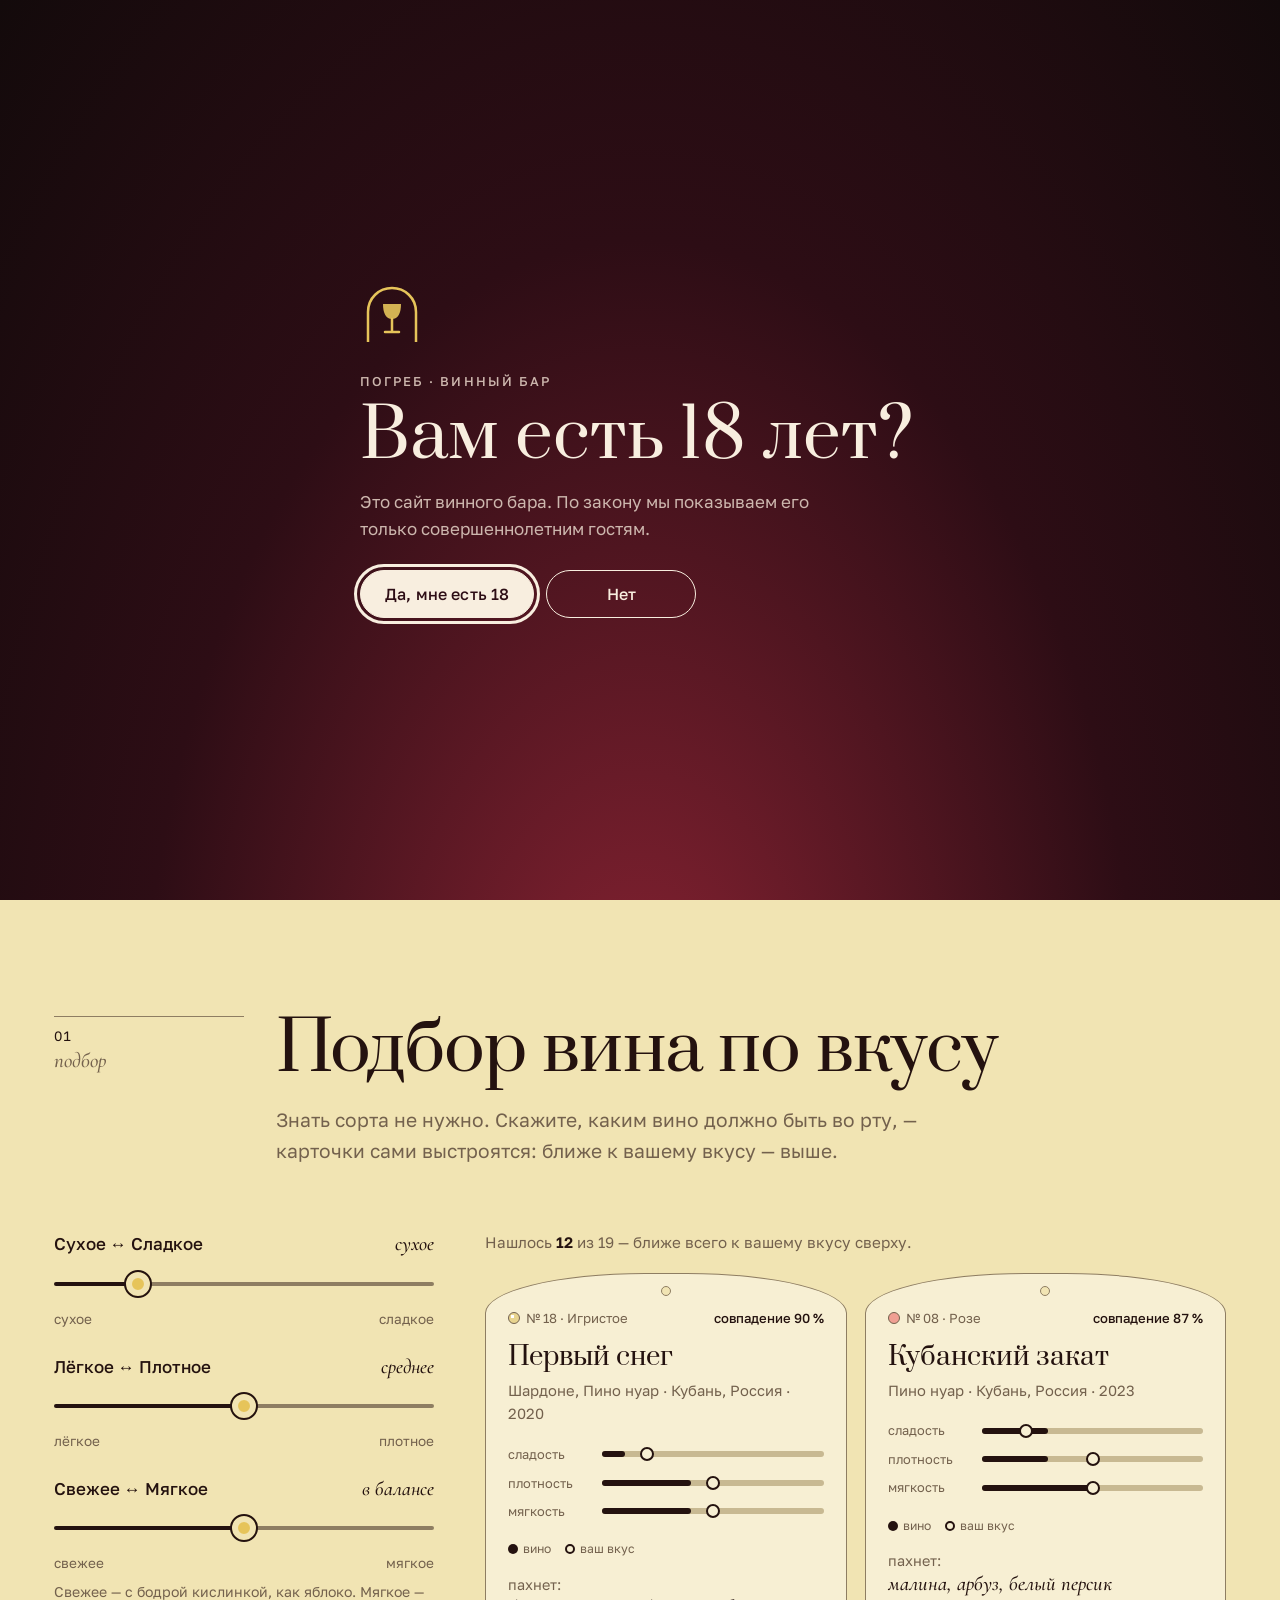
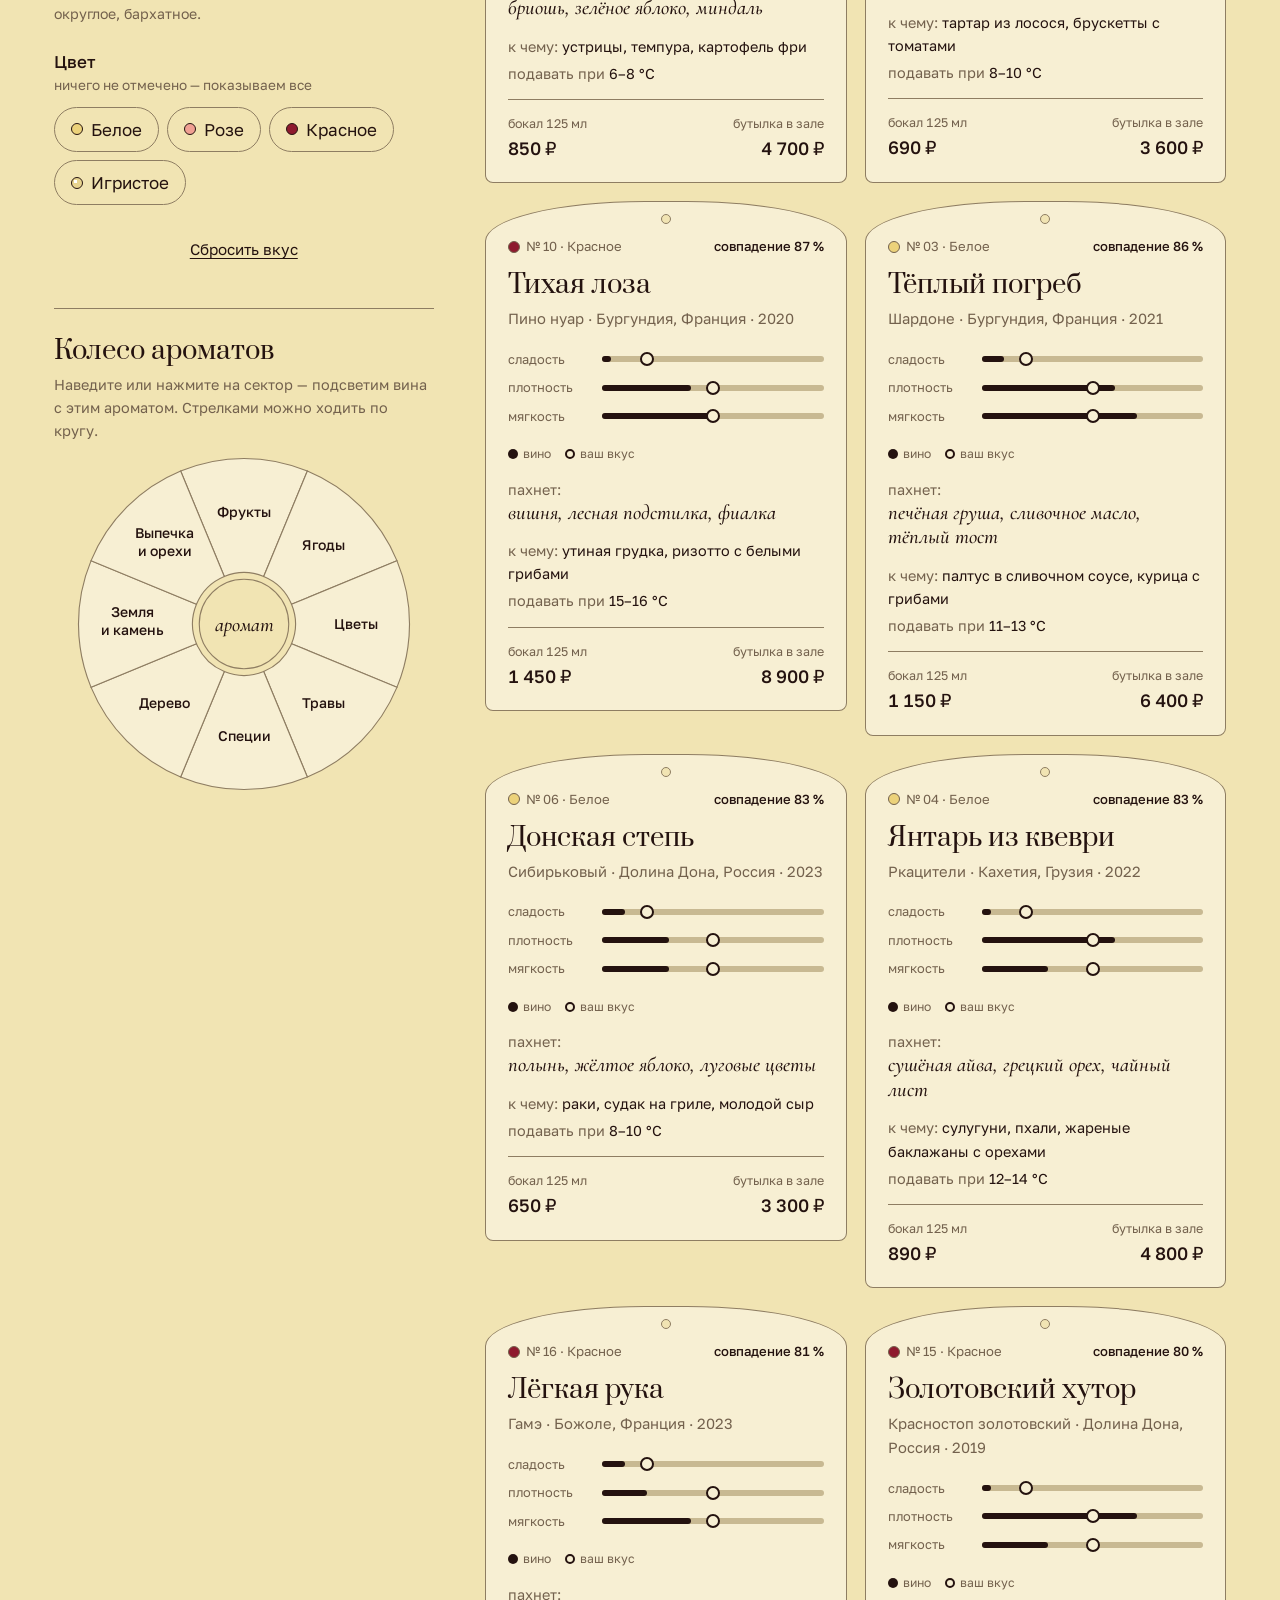
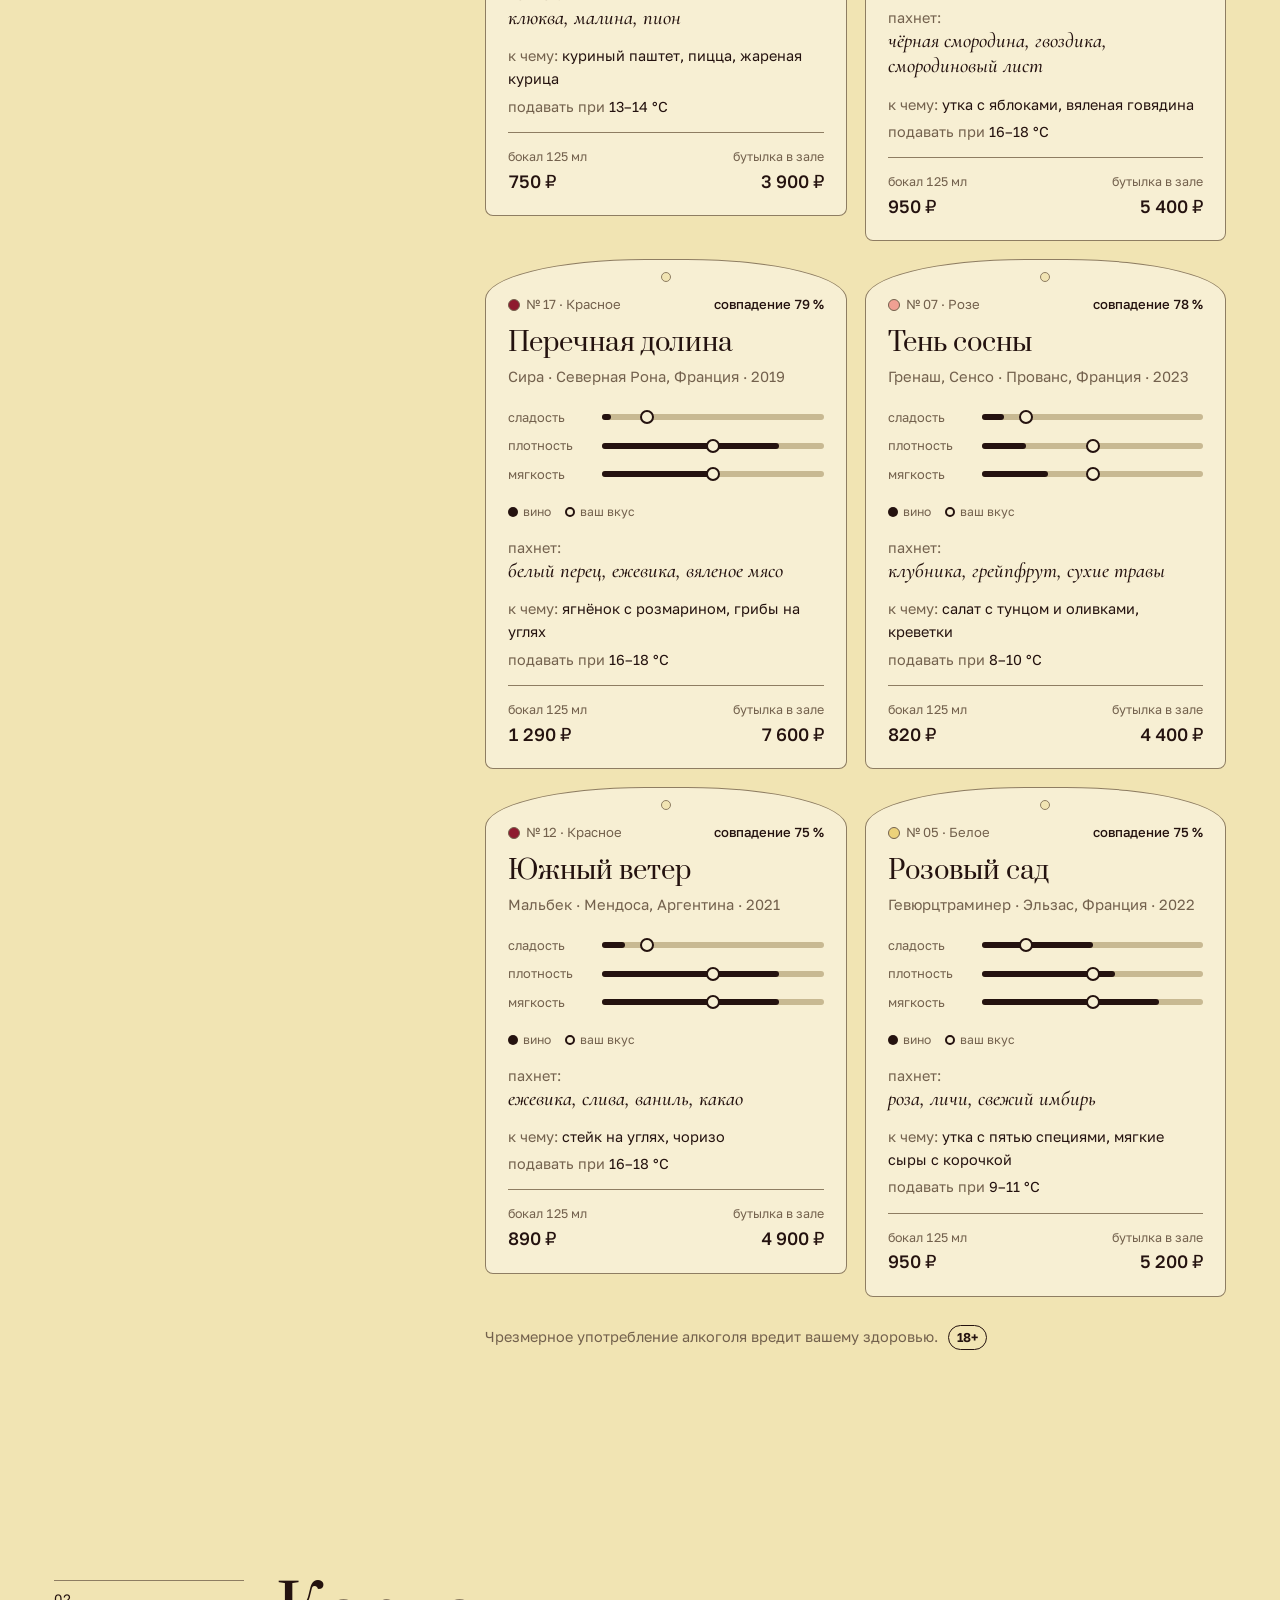
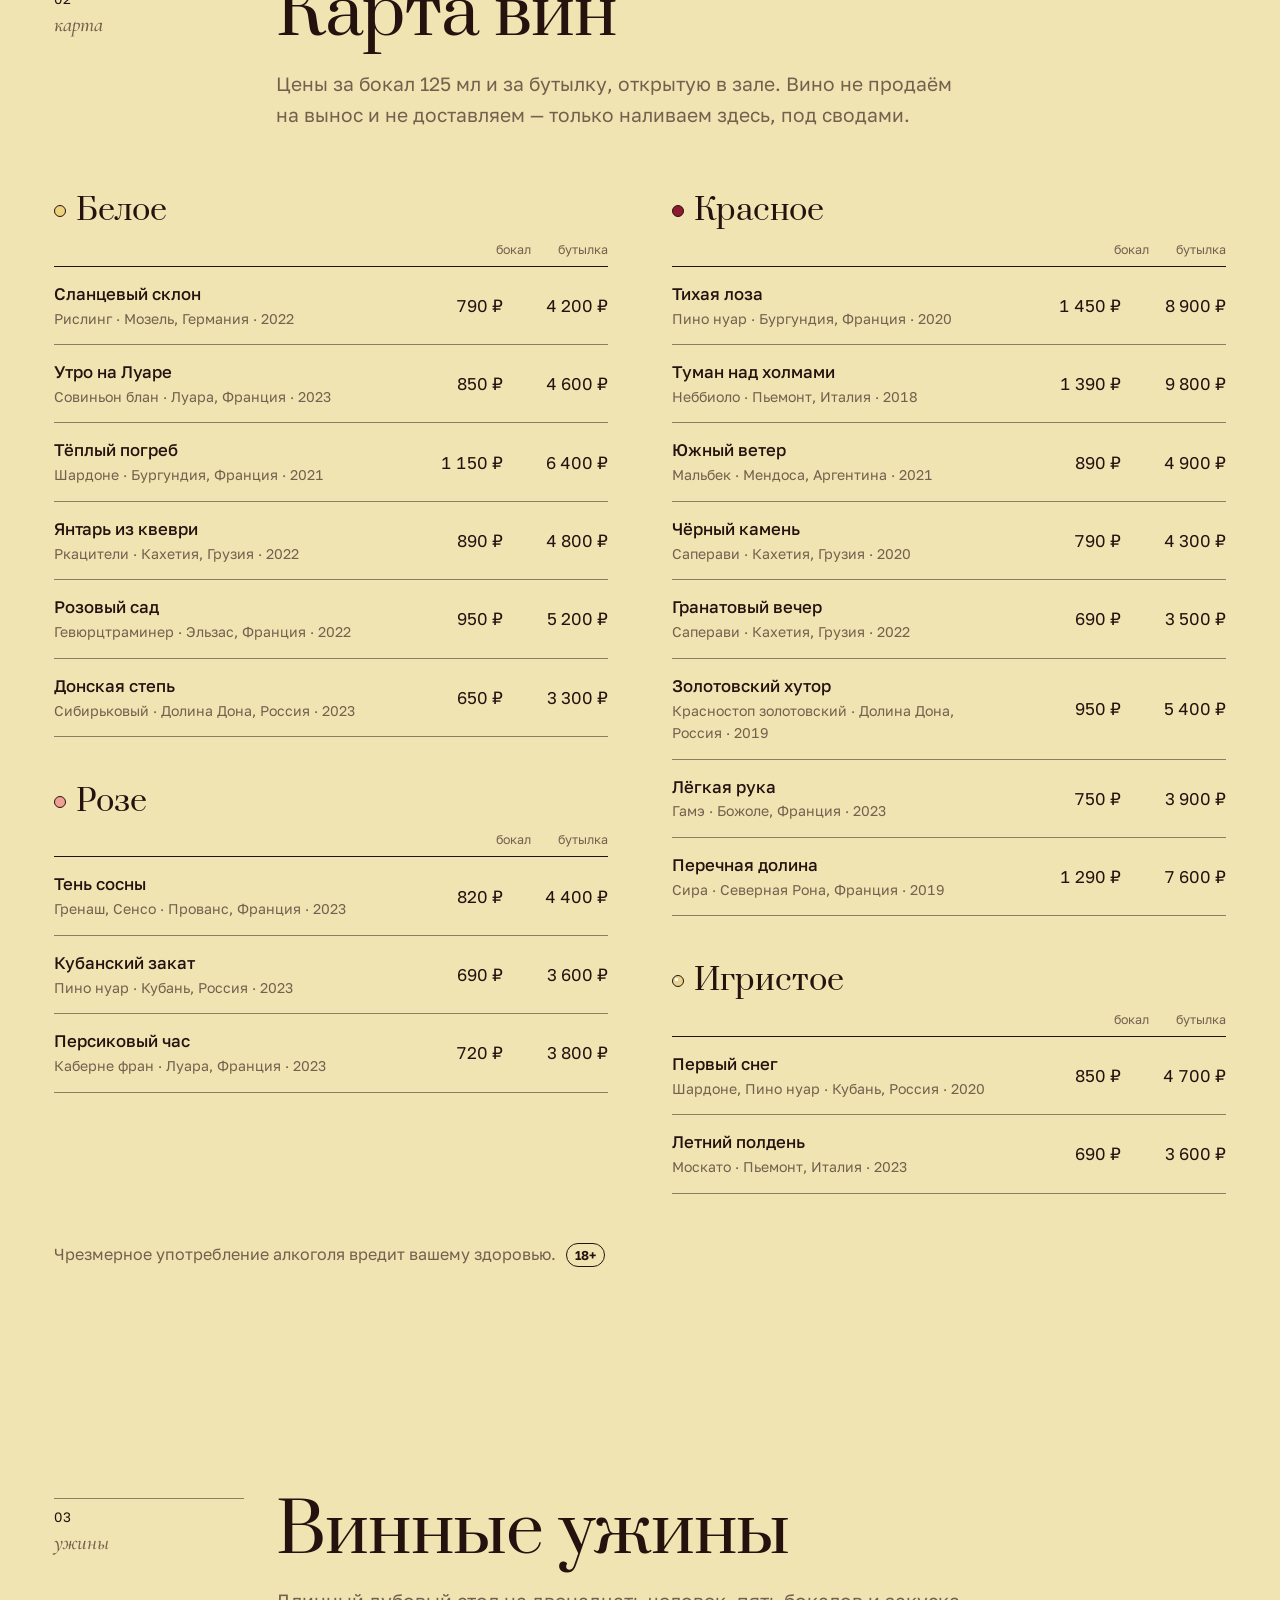
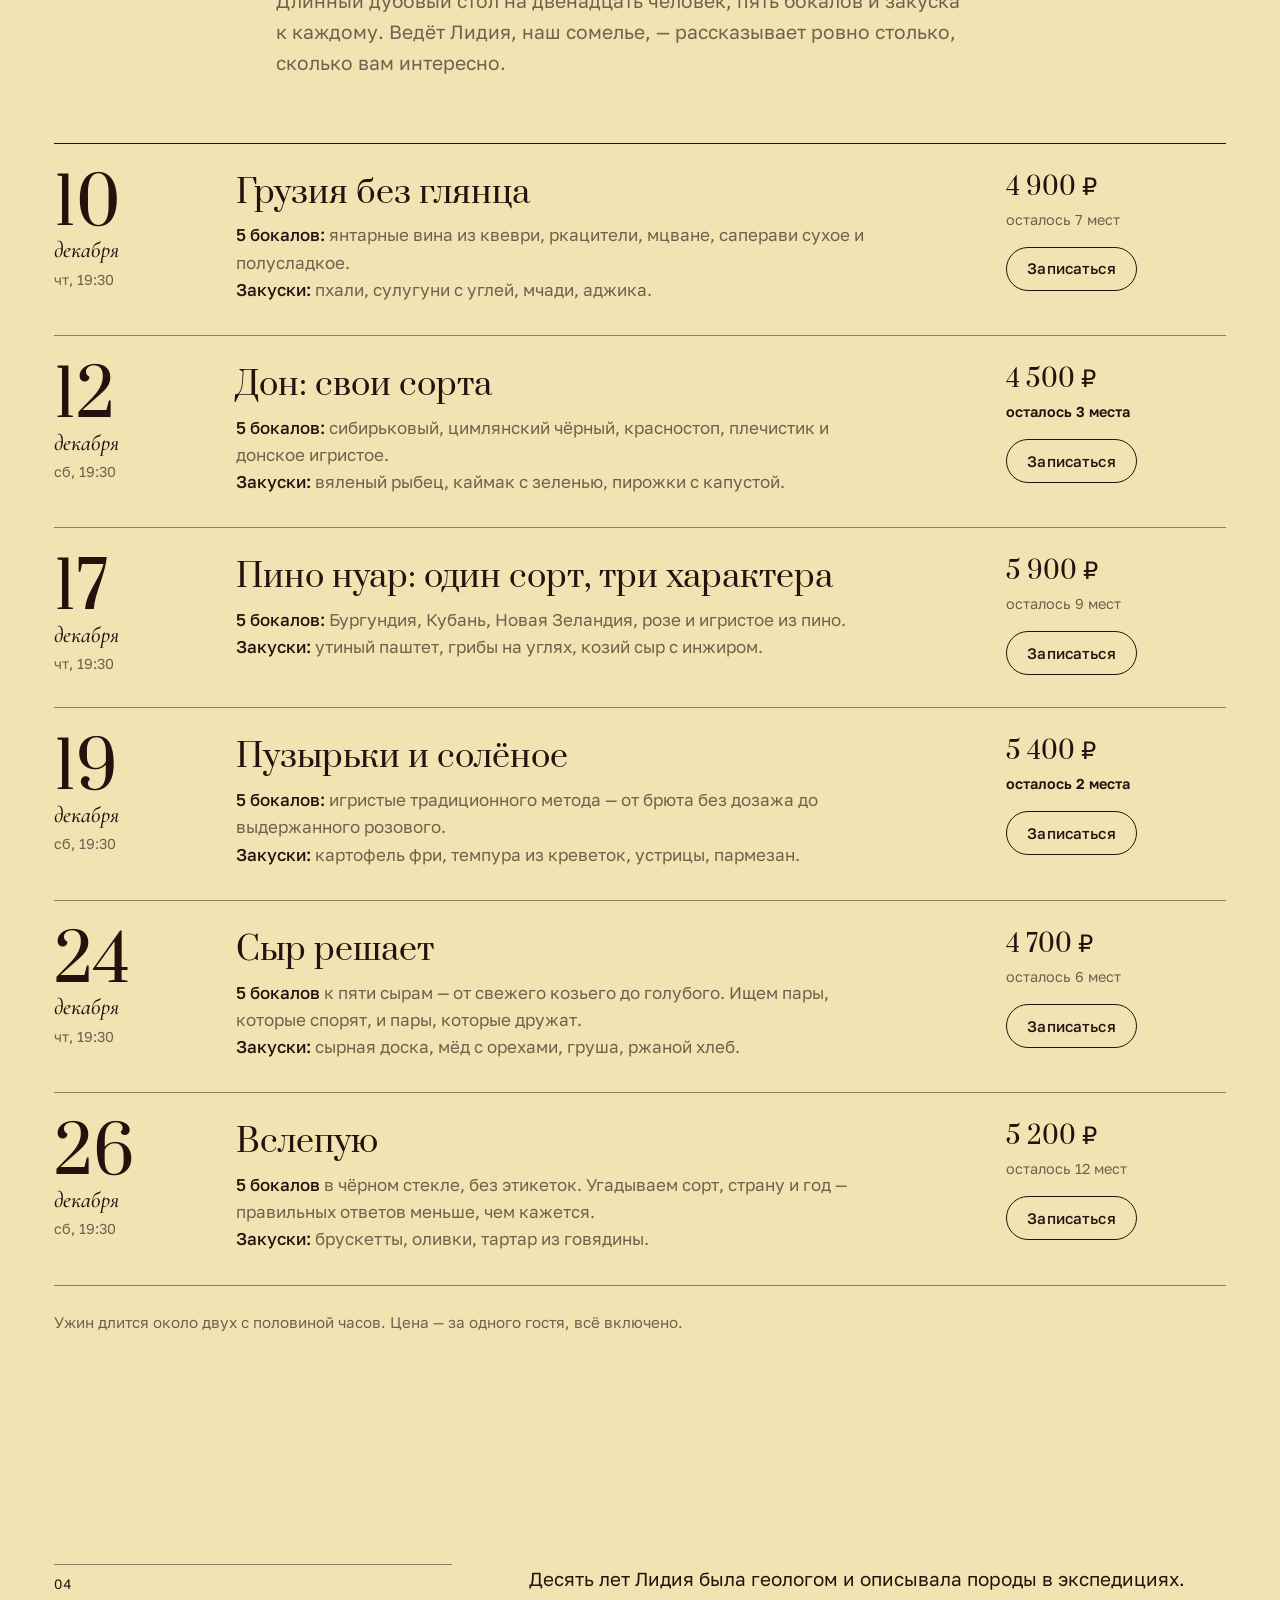
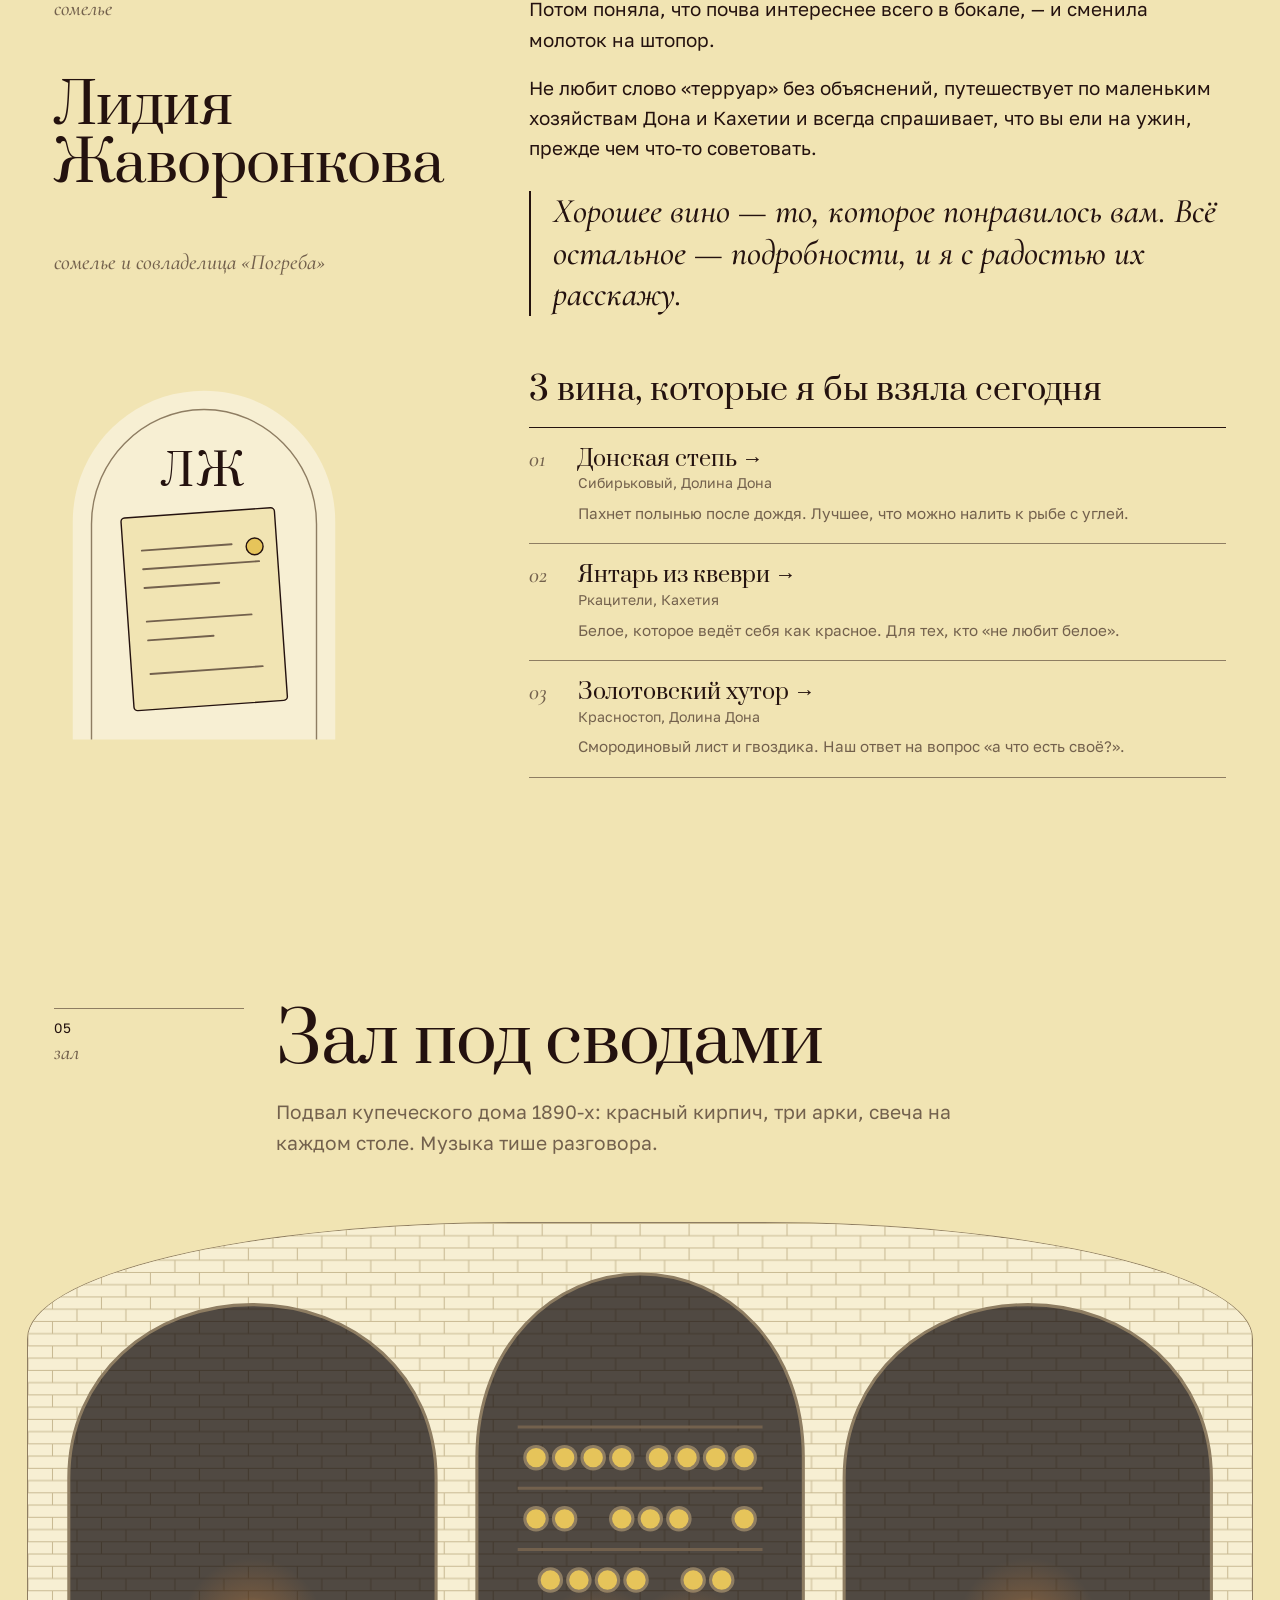
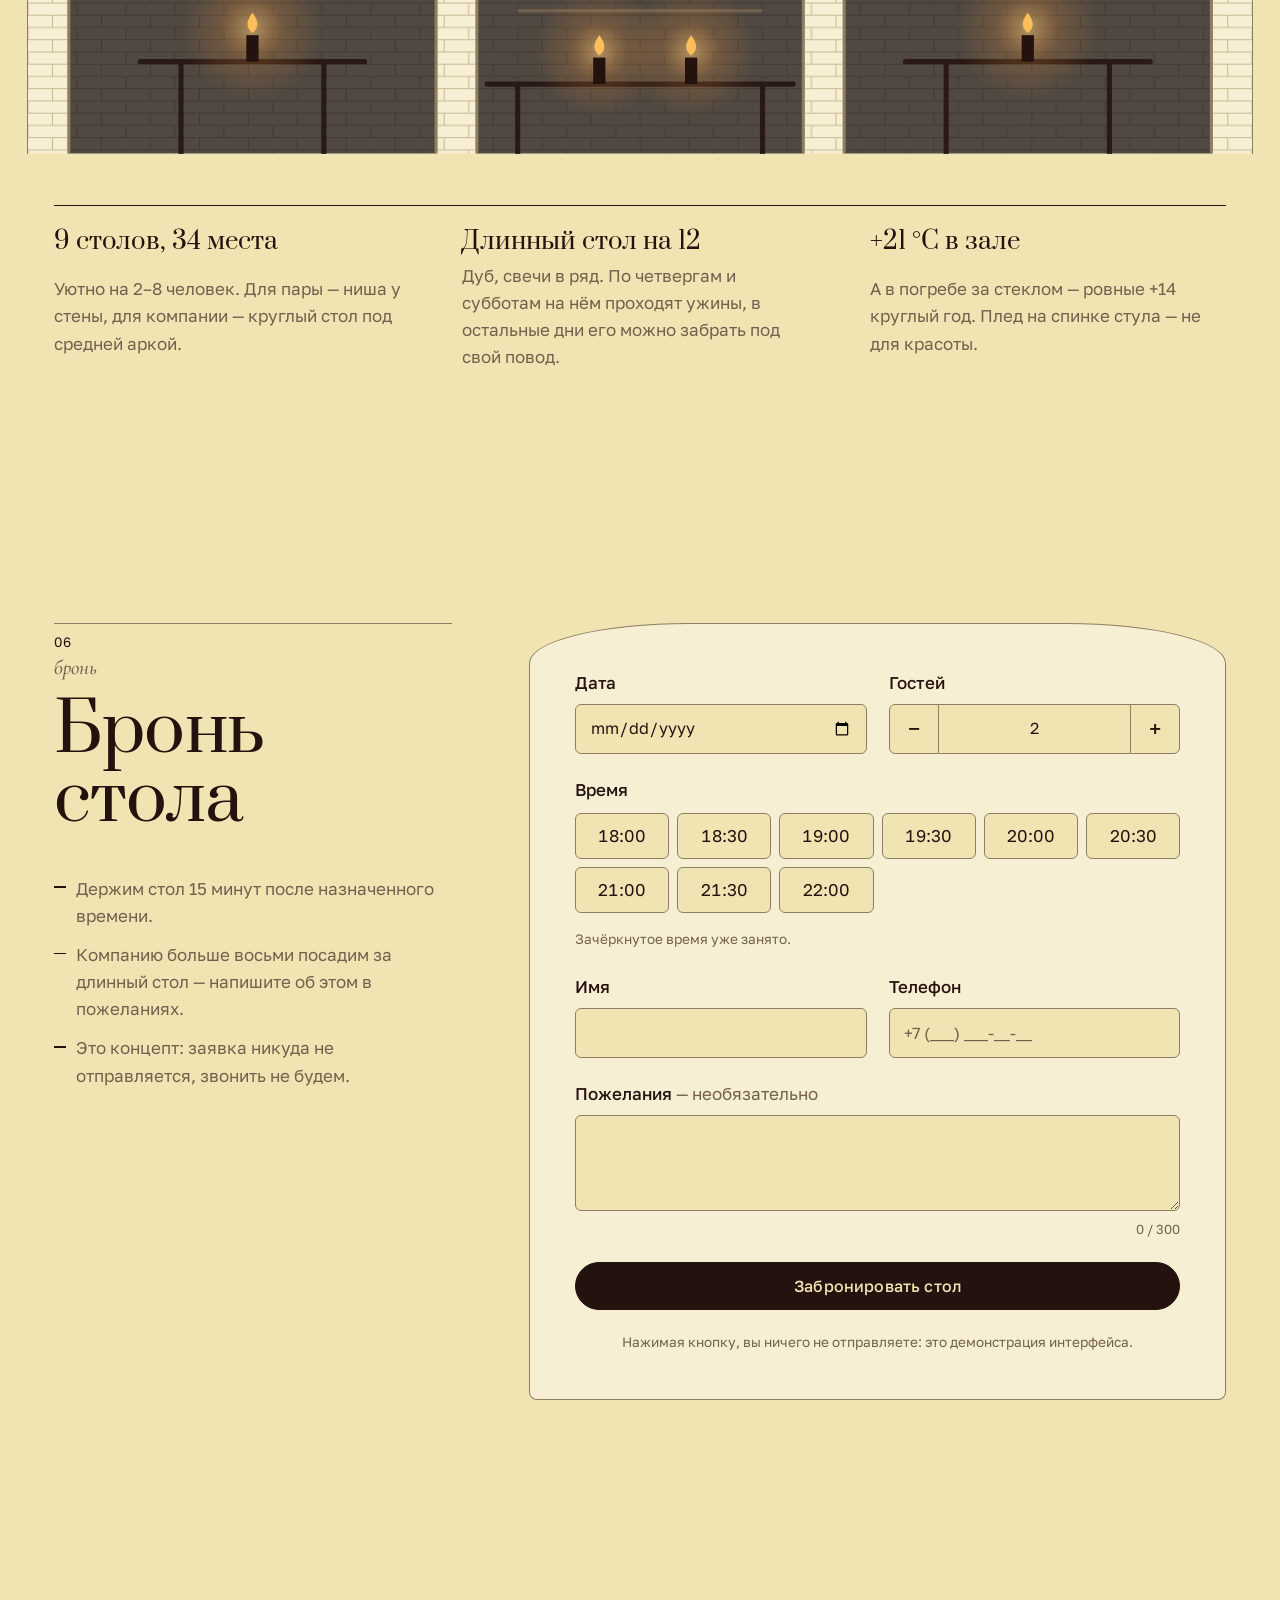
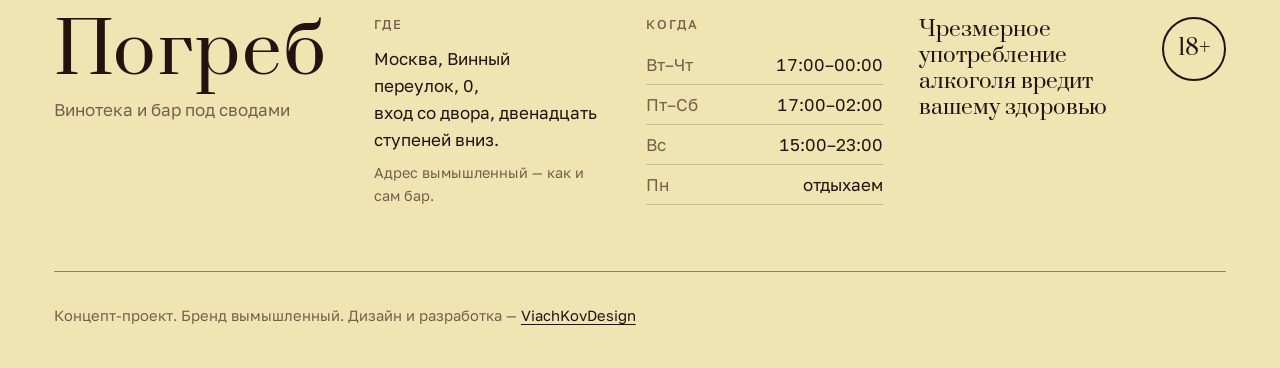
<file: index.html>
<!doctype html>
<html lang="ru">
<head>
<meta charset="utf-8">
<meta name="viewport" content="width=device-width, initial-scale=1">
<title>Погреб — винный бар и винотека в сводчатом подвале · концепт</title>
<meta name="description" content="Вымышленный винный бар в старом сводчатом подвале в Москве. Подбор вина по вкусу тремя ползунками, колесо ароматов, винные ужины и бронь стола. Концепт-проект ViachKovDesign.">
<meta name="theme-color" content="#f1e4b3">
<meta name="color-scheme" content="light dark">
<link rel="icon" href="img/favicon.svg" type="image/svg+xml">
<link rel="icon" href="img/favicon-32.png" sizes="32x32" type="image/png">
<link rel="apple-touch-icon" href="img/apple-touch-icon.png">
<meta property="og:type" content="website">
<meta property="og:locale" content="ru_RU">
<meta property="og:site_name" content="Погреб — концепт">
<meta property="og:title" content="Погреб — вино под ваш вкус, а не под этикетку">
<meta property="og:description" content="Концепт сайта винного бара в сводчатом подвале: подбор вина ползунками, колесо ароматов, винные ужины и бронь стола.">
<meta property="og:image" content="https://viachkovdesign.github.io/pogreb-concept/img/og.png">
<meta property="og:url" content="https://viachkovdesign.github.io/pogreb-concept/">
<meta property="og:image:width" content="1200">
<meta property="og:image:height" content="630">
<meta property="og:image:alt" content="Бокал с вином на тёплом соломенном фоне и надпись «Погреб. Вино под ваш вкус»">
<meta name="twitter:card" content="summary_large_image">
<script>
  (function () {
    var d = document.documentElement, ok = false;
    d.classList.add('js');
    // предзагрузка шрифтов — только по http(s): с file:// браузер блокирует её как кросс-доменную
    if (location.protocol !== 'file:') {
      ['prata-cyrillic-400-normal', 'golos-text-cyrillic-400-normal'].forEach(function (f) {
        var l = document.createElement('link');
        l.rel = 'preload'; l.as = 'font'; l.type = 'font/woff2'; l.crossOrigin = 'anonymous';
        l.href = 'fonts/' + f + '.woff2';
        document.head.appendChild(l);
      });
    }
    try {
      var v = localStorage.getItem('pogreb-age');
      if (v === 'yes') ok = true;
      else if (v && v.indexOf('no:') === 0 && Date.now() - Number(v.slice(3)) < 864e5) d.classList.add('age-denied');
    } catch (e) {}
    if (!ok) d.classList.add('age-pending');
    var reduce = false;
    try { reduce = window.matchMedia('(prefers-reduced-motion: reduce)').matches; } catch (e) {}
    if (!reduce) d.classList.add('flow');
  })();
</script>
<link rel="stylesheet" href="css/style.css">
</head>
<body>
<a class="skip" href="#main">Перейти к содержанию</a>

<!-- Экран 18+ (показывается только с включённым JavaScript) -->
<div class="age" id="age" role="dialog" aria-modal="true" aria-labelledby="age-title" aria-describedby="age-text">
  <div class="age__inner">
    <svg class="age__mark" viewBox="0 0 64 64" aria-hidden="true" focusable="false"><path d="M8 60V30C8 16 19 6 32 6s24 10 24 24v30" fill="none" stroke="currentColor" stroke-width="2.5"/><path d="M23 22h18c0 9-3 15-9 15s-9-6-9-15Z" fill="currentColor" opacity=".9"/><path d="M32 37v12M25 50h14" fill="none" stroke="currentColor" stroke-width="2.5" stroke-linecap="round"/></svg>
    <div class="age__ask">
      <p class="age__brand">Погреб · винный бар</p>
      <h2 class="age__title" id="age-title">Вам есть 18&nbsp;лет?</h2>
      <p class="age__text" id="age-text">Это сайт винного бара. По закону мы показываем его только совершеннолетним гостям.</p>
      <div class="age__actions">
        <button class="btn btn--solid" type="button" data-age="yes">Да, мне есть 18</button>
        <button class="btn btn--ghost" type="button" data-age="no">Нет</button>
      </div>
    </div>
    <div class="age__denied" role="status">
      <h2 class="age__title" tabindex="-1">Тогда до встречи позже</h2>
      <p class="age__text">Спасибо за честность. Вино подождёт — оно умеет. А пока можно почитать про виноград: это просто ягода, и она тоже прекрасна.</p>
      <button class="btn btn--ghost btn--small" type="button" data-age="retry">Я ошибся с ответом</button>
    </div>
  </div>
</div>

<header class="site-header" id="header">
  <div class="site-header__row wrap">
    <a class="logo" href="#top" aria-label="Погреб — на главный экран">
      <svg class="logo__mark" viewBox="0 0 40 48" aria-hidden="true" focusable="false">
        <defs><clipPath id="mini-bowl"><path d="M12.5 15h15c0 8-3 12.5-7.5 12.5S12.5 23 12.5 15Z"/></clipPath></defs>
        <path d="M3 46V20C3 10 10.5 3 20 3s17 7 17 17v26" fill="none" stroke="currentColor" stroke-width="2"/>
        <rect class="logo__wine" id="mini-wine" x="10" y="15" width="20" height="14" clip-path="url(#mini-bowl)"/>
        <path d="M12.5 15h15c0 8-3 12.5-7.5 12.5S12.5 23 12.5 15Z M20 27.5v8 M15.5 36h9" fill="none" stroke="currentColor" stroke-width="1.6" stroke-linecap="round"/>
      </svg>
      <span class="logo__word">Погреб</span>
      <span class="logo__sub">винотека<br>и&nbsp;бар</span>
    </a>
    <nav class="nav" id="nav" aria-label="Основное меню">
      <ul class="nav__list">
        <li><a href="#pick">Подбор вина</a></li>
        <li><a href="#list">Карта</a></li>
        <li><a href="#dinners">Ужины</a></li>
        <li><a href="#somm">Сомелье</a></li>
        <li><a href="#booking">Бронь</a></li>
      </ul>
      <a class="btn btn--solid nav__cta-mobile" href="#booking">Забронировать стол</a>
    </nav>
    <a class="btn btn--solid header-cta" href="#booking">Забронировать стол</a>
    <button class="burger" type="button" aria-expanded="false" aria-controls="nav" aria-label="Открыть меню">
      <span></span><span></span>
    </button>
  </div>
</header>

<main id="main">

  <!-- 3. HERO -->
  <section class="hero" id="top" data-tone="straw" aria-labelledby="hero-title">
    <div class="hero__grid wrap">
      <div class="hero__text">
        <p class="eyebrow">Винотека и бар&nbsp;· подвал 1890-х&nbsp;· Москва</p>
        <h1 class="hero__title" id="hero-title">Вино под ваш вкус, а&nbsp;не под этикетку</h1>
        <p class="hero__lead">Девятнадцать вин по бокалам в сводчатом подвале, на шесть метров ниже улицы. Вы двигаете три ползунка — мы показываем, что налить. Без лекций, если вы их не просите.</p>
        <div class="hero__actions">
          <a class="btn btn--solid" href="#pick">Подобрать вино</a>
          <a class="btn btn--ghost" href="#booking">Забронировать</a>
        </div>
      </div>
      <figure class="hero__glass" aria-hidden="true">
        <svg class="glass" id="glass" viewBox="0 0 300 470" focusable="false">
          <defs>
            <clipPath id="bowl-clip"><path d="M58 28C52 120 56 198 98 246c28 32 76 32 104 0 42-48 46-126 40-218Z"/></clipPath>
            <linearGradient id="wine-grad" x1="0" y1="0" x2="0" y2="1">
              <stop offset="0" class="glass__stop-top"/>
              <stop offset="1" class="glass__stop-bottom"/>
            </linearGradient>
            <radialGradient id="glass-shine" cx=".3" cy=".3" r=".8">
              <stop offset="0" stop-color="#fff" stop-opacity=".55"/>
              <stop offset="1" stop-color="#fff" stop-opacity="0"/>
            </radialGradient>
          </defs>
          <ellipse class="glass__shadow" cx="150" cy="452" rx="96" ry="9"/>
          <g clip-path="url(#bowl-clip)">
            <path id="wine-body" class="glass__wine" d="M40 170 L260 170 L260 300 L40 300Z"/>
            <path id="wine-surface" class="glass__surface" d="M40 170 L260 170"/>
          </g>
          <path class="glass__bowl" d="M58 28C52 120 56 198 98 246c28 32 76 32 104 0 42-48 46-126 40-218Z"/>
          <path class="glass__shine" d="M78 52c-4 60 0 118 26 160" />
          <ellipse class="glass__rim" cx="150" cy="28" rx="92" ry="6"/>
          <path class="glass__stem" d="M146 268c2 40 2 110-4 168h16c-6-58-6-128-4-168"/>
          <path class="glass__foot" d="M74 446c18-10 52-14 76-14s58 4 76 14c-22 6-50 8-76 8s-54-2-76-8Z"/>
        </svg>
        <figcaption class="hero__glass-note">листайте — бокал наполнится<br>от соломенного до гранатового</figcaption>
      </figure>
      <dl class="hero__facts">
        <div><dt>−6&nbsp;м</dt><dd>под уровнем улицы</dd></div>
        <div><dt>+14&nbsp;°C</dt><dd>в погребе круглый год</dd></div>
        <div><dt>19</dt><dd>вин по бокалам</dd></div>
        <div><dt>34</dt><dd>места при свечах</dd></div>
      </dl>
    </div>
  </section>

  <!-- 4. ПОДБОР ВИНА + КОЛЕСО АРОМАТОВ -->
  <section class="section pick" id="pick" data-tone="pale" aria-labelledby="pick-title">
    <div class="wrap">
      <header class="section-head" data-reveal>
        <p class="section-head__num"><span>01</span> подбор</p>
        <div>
          <h2 class="section-head__title" id="pick-title">Подбор вина по&nbsp;вкусу</h2>
          <p class="section-head__lead">Знать сорта не нужно. Скажите, каким вино должно быть во&nbsp;рту, — карточки сами выстроятся: ближе к&nbsp;вашему вкусу — выше.</p>
        </div>
      </header>

      <div class="pick__layout">
        <div class="pick__panel">
          <form class="taste" id="taste" aria-label="Параметры вкуса" onsubmit="return false">
            <div class="taste__row">
              <div class="taste__head">
                <label for="r-sweet">Сухое ↔ Сладкое</label>
                <output id="o-sweet" for="r-sweet">сухое</output>
              </div>
              <input type="range" id="r-sweet" name="sweet" min="0" max="10" step="1" value="2" aria-describedby="h-sweet">
              <div class="taste__ends" aria-hidden="true"><span>сухое</span><span>сладкое</span></div>
              <p class="visually-hidden" id="h-sweet">Сколько сахара вы любите в вине</p>
            </div>
            <div class="taste__row">
              <div class="taste__head">
                <label for="r-body">Лёгкое ↔ Плотное</label>
                <output id="o-body" for="r-body">среднее</output>
              </div>
              <input type="range" id="r-body" name="body" min="0" max="10" step="1" value="5" aria-describedby="h-body">
              <div class="taste__ends" aria-hidden="true"><span>лёгкое</span><span>плотное</span></div>
              <p class="visually-hidden" id="h-body">Насколько насыщенным и тяжёлым должно быть вино</p>
            </div>
            <div class="taste__row">
              <div class="taste__head">
                <label for="r-soft">Свежее ↔ Мягкое</label>
                <output id="o-soft" for="r-soft">в балансе</output>
              </div>
              <input type="range" id="r-soft" name="soft" min="0" max="10" step="1" value="5" aria-describedby="h-soft">
              <div class="taste__ends" aria-hidden="true"><span>свежее</span><span>мягкое</span></div>
              <p class="taste__hint" id="h-soft">Свежее — с бодрой кислинкой, как яблоко. Мягкое — округлое, бархатное.</p>
            </div>
            <fieldset class="chips">
              <legend>Цвет <span class="chips__hint">ничего не отмечено — показываем все</span></legend>
              <label class="chip"><input type="checkbox" name="color" value="white"><span><i class="dot dot--white" aria-hidden="true"></i>Белое</span></label>
              <label class="chip"><input type="checkbox" name="color" value="rose"><span><i class="dot dot--rose" aria-hidden="true"></i>Розе</span></label>
              <label class="chip"><input type="checkbox" name="color" value="red"><span><i class="dot dot--red" aria-hidden="true"></i>Красное</span></label>
              <label class="chip"><input type="checkbox" name="color" value="sparkling"><span><i class="dot dot--sparkling" aria-hidden="true"></i>Игристое</span></label>
            </fieldset>
            <button class="link-btn" type="reset" id="taste-reset">Сбросить вкус</button>
          </form>

          <div class="wheel" id="wheel-block">
            <h3 class="wheel__title">Колесо ароматов</h3>
            <p class="wheel__hint" id="wheel-hint">Наведите или нажмите на сектор — подсветим вина с этим ароматом. Стрелками можно ходить по кругу.</p>
            <div class="wheel__svg" id="wheel" role="group" aria-label="Ароматы" aria-describedby="wheel-hint"></div>
            <p class="wheel__status" id="wheel-status" aria-live="polite"></p>
          </div>
        </div>

        <div class="pick__results">
          <p class="results__count" id="results-count" aria-live="polite">Подбор работает с&nbsp;включённым JavaScript.</p>
          <noscript><p class="results__noscript">Без JavaScript ползунки не двигают карточки — но&nbsp;вся карта вин ниже, в&nbsp;разделе «<a href="#list">Карта</a>».</p></noscript>
          <ul class="cards" id="cards" aria-label="Вина, отсортированные по близости к вашему вкусу"></ul>
          <div class="empty" id="empty" hidden>
            <svg viewBox="0 0 80 80" aria-hidden="true" focusable="false"><path d="M24 12h32c0 20-6 32-16 32S24 32 24 12Z M40 44v20 M30 66h20" fill="none" stroke="currentColor" stroke-width="2" stroke-linecap="round"/></svg>
            <p class="empty__title">Под такой вкус ничего нет — сдвиньте ползунок.</p>
            <p class="empty__text">Или снимите фильтр по цвету: иногда нужное вино просто другого цвета, чем вы думали.</p>
            <button class="btn btn--ghost btn--small" type="button" id="empty-reset">Вернуть как было</button>
          </div>
          <p class="legal-note">Чрезмерное употребление алкоголя вредит вашему здоровью. <b>18+</b></p>
        </div>
      </div>
    </div>
  </section>

  <!-- КАРТА ВИН (статичный список — читается и без JavaScript) -->
  <section class="section winelist" id="list" data-tone="blush" aria-labelledby="list-title">
    <div class="wrap">
      <header class="section-head" data-reveal>
        <p class="section-head__num"><span>02</span> карта</p>
        <div>
          <h2 class="section-head__title" id="list-title">Карта вин</h2>
          <p class="section-head__lead">Цены за бокал 125&nbsp;мл и за бутылку, открытую в зале. Вино не продаём на вынос и не доставляем — только наливаем здесь, под сводами.</p>
        </div>
      </header>
      <div class="winelist__cols">
<!-- WINE-LIST:START -->
        <div class="winelist__group" data-reveal>
          <h3 class="winelist__h"><i class="dot dot--white" aria-hidden="true"></i>Белое</h3>
          <p class="winelist__legend" aria-hidden="true"><span>бокал</span><span>бутылка</span></p>
          <ul class="winelist__items">
            <li class="wl"><span class="wl__name">Сланцевый склон</span><span class="wl__meta">Рислинг · Мозель, Германия · 2022</span><span class="wl__price"><span class="visually-hidden">бокал </span>790 ₽</span><span class="wl__price"><span class="visually-hidden">бутылка в зале </span>4 200 ₽</span></li>
            <li class="wl"><span class="wl__name">Утро на Луаре</span><span class="wl__meta">Совиньон блан · Луара, Франция · 2023</span><span class="wl__price"><span class="visually-hidden">бокал </span>850 ₽</span><span class="wl__price"><span class="visually-hidden">бутылка в зале </span>4 600 ₽</span></li>
            <li class="wl"><span class="wl__name">Тёплый погреб</span><span class="wl__meta">Шардоне · Бургундия, Франция · 2021</span><span class="wl__price"><span class="visually-hidden">бокал </span>1 150 ₽</span><span class="wl__price"><span class="visually-hidden">бутылка в зале </span>6 400 ₽</span></li>
            <li class="wl"><span class="wl__name">Янтарь из квеври</span><span class="wl__meta">Ркацители · Кахетия, Грузия · 2022</span><span class="wl__price"><span class="visually-hidden">бокал </span>890 ₽</span><span class="wl__price"><span class="visually-hidden">бутылка в зале </span>4 800 ₽</span></li>
            <li class="wl"><span class="wl__name">Розовый сад</span><span class="wl__meta">Гевюрцтраминер · Эльзас, Франция · 2022</span><span class="wl__price"><span class="visually-hidden">бокал </span>950 ₽</span><span class="wl__price"><span class="visually-hidden">бутылка в зале </span>5 200 ₽</span></li>
            <li class="wl"><span class="wl__name">Донская степь</span><span class="wl__meta">Сибирьковый · Долина Дона, Россия · 2023</span><span class="wl__price"><span class="visually-hidden">бокал </span>650 ₽</span><span class="wl__price"><span class="visually-hidden">бутылка в зале </span>3 300 ₽</span></li>
          </ul>
        </div>
        <div class="winelist__group" data-reveal>
          <h3 class="winelist__h"><i class="dot dot--rose" aria-hidden="true"></i>Розе</h3>
          <p class="winelist__legend" aria-hidden="true"><span>бокал</span><span>бутылка</span></p>
          <ul class="winelist__items">
            <li class="wl"><span class="wl__name">Тень сосны</span><span class="wl__meta">Гренаш, Сенсо · Прованс, Франция · 2023</span><span class="wl__price"><span class="visually-hidden">бокал </span>820 ₽</span><span class="wl__price"><span class="visually-hidden">бутылка в зале </span>4 400 ₽</span></li>
            <li class="wl"><span class="wl__name">Кубанский закат</span><span class="wl__meta">Пино нуар · Кубань, Россия · 2023</span><span class="wl__price"><span class="visually-hidden">бокал </span>690 ₽</span><span class="wl__price"><span class="visually-hidden">бутылка в зале </span>3 600 ₽</span></li>
            <li class="wl"><span class="wl__name">Персиковый час</span><span class="wl__meta">Каберне фран · Луара, Франция · 2023</span><span class="wl__price"><span class="visually-hidden">бокал </span>720 ₽</span><span class="wl__price"><span class="visually-hidden">бутылка в зале </span>3 800 ₽</span></li>
          </ul>
        </div>
        <div class="winelist__group" data-reveal>
          <h3 class="winelist__h"><i class="dot dot--red" aria-hidden="true"></i>Красное</h3>
          <p class="winelist__legend" aria-hidden="true"><span>бокал</span><span>бутылка</span></p>
          <ul class="winelist__items">
            <li class="wl"><span class="wl__name">Тихая лоза</span><span class="wl__meta">Пино нуар · Бургундия, Франция · 2020</span><span class="wl__price"><span class="visually-hidden">бокал </span>1 450 ₽</span><span class="wl__price"><span class="visually-hidden">бутылка в зале </span>8 900 ₽</span></li>
            <li class="wl"><span class="wl__name">Туман над холмами</span><span class="wl__meta">Неббиоло · Пьемонт, Италия · 2018</span><span class="wl__price"><span class="visually-hidden">бокал </span>1 390 ₽</span><span class="wl__price"><span class="visually-hidden">бутылка в зале </span>9 800 ₽</span></li>
            <li class="wl"><span class="wl__name">Южный ветер</span><span class="wl__meta">Мальбек · Мендоса, Аргентина · 2021</span><span class="wl__price"><span class="visually-hidden">бокал </span>890 ₽</span><span class="wl__price"><span class="visually-hidden">бутылка в зале </span>4 900 ₽</span></li>
            <li class="wl"><span class="wl__name">Чёрный камень</span><span class="wl__meta">Саперави · Кахетия, Грузия · 2020</span><span class="wl__price"><span class="visually-hidden">бокал </span>790 ₽</span><span class="wl__price"><span class="visually-hidden">бутылка в зале </span>4 300 ₽</span></li>
            <li class="wl"><span class="wl__name">Гранатовый вечер</span><span class="wl__meta">Саперави · Кахетия, Грузия · 2022</span><span class="wl__price"><span class="visually-hidden">бокал </span>690 ₽</span><span class="wl__price"><span class="visually-hidden">бутылка в зале </span>3 500 ₽</span></li>
            <li class="wl"><span class="wl__name">Золотовский хутор</span><span class="wl__meta">Красностоп золотовский · Долина Дона, Россия · 2019</span><span class="wl__price"><span class="visually-hidden">бокал </span>950 ₽</span><span class="wl__price"><span class="visually-hidden">бутылка в зале </span>5 400 ₽</span></li>
            <li class="wl"><span class="wl__name">Лёгкая рука</span><span class="wl__meta">Гамэ · Божоле, Франция · 2023</span><span class="wl__price"><span class="visually-hidden">бокал </span>750 ₽</span><span class="wl__price"><span class="visually-hidden">бутылка в зале </span>3 900 ₽</span></li>
            <li class="wl"><span class="wl__name">Перечная долина</span><span class="wl__meta">Сира · Северная Рона, Франция · 2019</span><span class="wl__price"><span class="visually-hidden">бокал </span>1 290 ₽</span><span class="wl__price"><span class="visually-hidden">бутылка в зале </span>7 600 ₽</span></li>
          </ul>
        </div>
        <div class="winelist__group" data-reveal>
          <h3 class="winelist__h"><i class="dot dot--sparkling" aria-hidden="true"></i>Игристое</h3>
          <p class="winelist__legend" aria-hidden="true"><span>бокал</span><span>бутылка</span></p>
          <ul class="winelist__items">
            <li class="wl"><span class="wl__name">Первый снег</span><span class="wl__meta">Шардоне, Пино нуар · Кубань, Россия · 2020</span><span class="wl__price"><span class="visually-hidden">бокал </span>850 ₽</span><span class="wl__price"><span class="visually-hidden">бутылка в зале </span>4 700 ₽</span></li>
            <li class="wl"><span class="wl__name">Летний полдень</span><span class="wl__meta">Москато · Пьемонт, Италия · 2023</span><span class="wl__price"><span class="visually-hidden">бокал </span>690 ₽</span><span class="wl__price"><span class="visually-hidden">бутылка в зале </span>3 600 ₽</span></li>
          </ul>
        </div>
<!-- WINE-LIST:END -->
      </div>
      <p class="legal-note legal-note--big">Чрезмерное употребление алкоголя вредит вашему здоровью. <b>18+</b></p>
    </div>
  </section>

  <!-- 5. ВИННЫЕ УЖИНЫ -->
  <section class="section dinners" id="dinners" data-tone="rose" aria-labelledby="dinners-title">
    <div class="wrap">
      <header class="section-head" data-reveal>
        <p class="section-head__num"><span>03</span> ужины</p>
        <div>
          <h2 class="section-head__title" id="dinners-title">Винные ужины</h2>
          <p class="section-head__lead">Длинный дубовый стол на двенадцать человек, пять бокалов и закуска к каждому. Ведёт Лидия, наш сомелье, — рассказывает ровно столько, сколько вам интересно.</p>
        </div>
      </header>
      <ol class="dinner-list" id="dinner-list">
        <li class="dinner" data-dinner="0" data-reveal>
          <p class="dinner__date"><span class="dinner__day">12</span><span class="dinner__month">ноября</span><span class="dinner__wd">чт, 19:30</span></p>
          <div class="dinner__body">
            <h3 class="dinner__title">Грузия без глянца</h3>
            <p class="dinner__set"><b>5 бокалов:</b> янтарные вина из квеври, ркацители, мцване, саперави сухое и полусладкое.<br><b>Закуски:</b> пхали, сулугуни с углей, мчади, аджика.</p>
          </div>
          <div class="dinner__side">
            <p class="dinner__price">4&nbsp;900&nbsp;₽</p>
            <p class="dinner__seats" data-seats="7">осталось 7 мест</p>
            <button class="btn btn--ghost btn--small" type="button" data-signup="0">Записаться</button>
          </div>
        </li>
        <li class="dinner" data-dinner="1" data-reveal>
          <p class="dinner__date"><span class="dinner__day">14</span><span class="dinner__month">ноября</span><span class="dinner__wd">сб, 19:30</span></p>
          <div class="dinner__body">
            <h3 class="dinner__title">Дон: свои сорта</h3>
            <p class="dinner__set"><b>5 бокалов:</b> сибирьковый, цимлянский чёрный, красностоп, плечистик и донское игристое.<br><b>Закуски:</b> вяленый рыбец, каймак с зеленью, пирожки с капустой.</p>
          </div>
          <div class="dinner__side">
            <p class="dinner__price">4&nbsp;500&nbsp;₽</p>
            <p class="dinner__seats" data-seats="3">осталось 3 места</p>
            <button class="btn btn--ghost btn--small" type="button" data-signup="1">Записаться</button>
          </div>
        </li>
        <li class="dinner" data-dinner="2" data-reveal>
          <p class="dinner__date"><span class="dinner__day">19</span><span class="dinner__month">ноября</span><span class="dinner__wd">чт, 19:30</span></p>
          <div class="dinner__body">
            <h3 class="dinner__title">Пино нуар: один сорт, три характера</h3>
            <p class="dinner__set"><b>5 бокалов:</b> Бургундия, Кубань, Новая Зеландия, розе и игристое из пино.<br><b>Закуски:</b> утиный паштет, грибы на углях, козий сыр с инжиром.</p>
          </div>
          <div class="dinner__side">
            <p class="dinner__price">5&nbsp;900&nbsp;₽</p>
            <p class="dinner__seats" data-seats="9">осталось 9 мест</p>
            <button class="btn btn--ghost btn--small" type="button" data-signup="2">Записаться</button>
          </div>
        </li>
        <li class="dinner" data-dinner="3" data-reveal>
          <p class="dinner__date"><span class="dinner__day">21</span><span class="dinner__month">ноября</span><span class="dinner__wd">сб, 19:30</span></p>
          <div class="dinner__body">
            <h3 class="dinner__title">Пузырьки и солёное</h3>
            <p class="dinner__set"><b>5 бокалов:</b> игристые традиционного метода — от брюта без дозажа до выдержанного розового.<br><b>Закуски:</b> картофель фри, темпура из креветок, устрицы, пармезан.</p>
          </div>
          <div class="dinner__side">
            <p class="dinner__price">5&nbsp;400&nbsp;₽</p>
            <p class="dinner__seats" data-seats="2">осталось 2 места</p>
            <button class="btn btn--ghost btn--small" type="button" data-signup="3">Записаться</button>
          </div>
        </li>
        <li class="dinner" data-dinner="4" data-reveal>
          <p class="dinner__date"><span class="dinner__day">26</span><span class="dinner__month">ноября</span><span class="dinner__wd">чт, 19:30</span></p>
          <div class="dinner__body">
            <h3 class="dinner__title">Сыр решает</h3>
            <p class="dinner__set"><b>5 бокалов</b> к&nbsp;пяти сырам — от свежего козьего до&nbsp;голубого. Ищем пары, которые спорят, и&nbsp;пары, которые дружат.<br><b>Закуски:</b> сырная доска, мёд с орехами, груша, ржаной хлеб.</p>
          </div>
          <div class="dinner__side">
            <p class="dinner__price">4&nbsp;700&nbsp;₽</p>
            <p class="dinner__seats" data-seats="6">осталось 6 мест</p>
            <button class="btn btn--ghost btn--small" type="button" data-signup="4">Записаться</button>
          </div>
        </li>
        <li class="dinner" data-dinner="5" data-reveal>
          <p class="dinner__date"><span class="dinner__day">28</span><span class="dinner__month">ноября</span><span class="dinner__wd">сб, 19:30</span></p>
          <div class="dinner__body">
            <h3 class="dinner__title">Вслепую</h3>
            <p class="dinner__set"><b>5 бокалов</b> в чёрном стекле, без этикеток. Угадываем сорт, страну и год — правильных ответов меньше, чем кажется.<br><b>Закуски:</b> брускетты, оливки, тартар из говядины.</p>
          </div>
          <div class="dinner__side">
            <p class="dinner__price">5&nbsp;200&nbsp;₽</p>
            <p class="dinner__seats" data-seats="12">осталось 12 мест</p>
            <button class="btn btn--ghost btn--small" type="button" data-signup="5">Записаться</button>
          </div>
        </li>
      </ol>
      <p class="dinners__note">Ужин длится около двух с половиной часов. Цена — за одного гостя, всё включено.</p>
    </div>
  </section>

  <!-- 6. СОМЕЛЬЕ -->
  <section class="section somm" id="somm" data-tone="garnet" aria-labelledby="somm-title">
    <div class="wrap somm__grid">
      <header class="section-head section-head--stack" data-reveal>
        <p class="section-head__num"><span>04</span> сомелье</p>
        <h2 class="section-head__title" id="somm-title">Лидия Жаворонкова</h2>
        <p class="somm__role">сомелье и совладелица «Погреба»</p>
      </header>
      <figure class="somm__portrait" aria-hidden="true" data-reveal>
        <svg viewBox="0 0 320 400" focusable="false">
          <path class="somm__arch" d="M20 392V160C20 82 82 20 160 20s140 62 140 140v232Z"/>
          <path class="somm__arch-line" d="M40 392V162C40 96 94 40 160 40s120 56 120 122v230" />
          <g class="somm__notebook">
            <rect x="78" y="150" width="164" height="206" rx="4"/>
            <path d="M98 186h96 M98 206h124 M98 226h80 M98 262h112 M98 282h70 M98 318h120"/>
            <circle cx="214" cy="186" r="9"/>
          </g>
          <text class="somm__mono" x="160" y="122" text-anchor="middle">ЛЖ</text>
        </svg>
      </figure>
      <div class="somm__text" data-reveal>
        <p>Десять лет Лидия была геологом и описывала породы в&nbsp;экспедициях. Потом поняла, что почва интереснее всего в&nbsp;бокале, — и&nbsp;сменила молоток на&nbsp;штопор.</p>
        <p>Не любит слово «терруар» без объяснений, путешествует по&nbsp;маленьким хозяйствам Дона и&nbsp;Кахетии и&nbsp;всегда спрашивает, что вы ели на&nbsp;ужин, прежде чем что-то советовать.</p>
        <blockquote class="somm__quote"><p>Хорошее вино — то, которое понравилось вам. Всё остальное — подробности, и&nbsp;я с&nbsp;радостью их расскажу.</p></blockquote>
      </div>
      <div class="somm__picks" data-reveal>
        <h3 class="somm__picks-title">3 вина, которые я&nbsp;бы взяла сегодня</h3>
        <ol class="picks">
          <li><a href="#wine-don-steppe" data-wine-link="don-steppe"><span class="picks__name">Донская степь</span><span class="picks__meta">Сибирьковый, Долина Дона</span></a><p>Пахнет полынью после дождя. Лучшее, что можно налить к&nbsp;рыбе с&nbsp;углей.</p></li>
          <li><a href="#wine-kvevri-amber" data-wine-link="kvevri-amber"><span class="picks__name">Янтарь из квеври</span><span class="picks__meta">Ркацители, Кахетия</span></a><p>Белое, которое ведёт себя как красное. Для тех, кто «не любит белое».</p></li>
          <li><a href="#wine-zolotovsky" data-wine-link="zolotovsky"><span class="picks__name">Золотовский хутор</span><span class="picks__meta">Красностоп, Долина Дона</span></a><p>Смородиновый лист и&nbsp;гвоздика. Наш ответ на&nbsp;вопрос «а&nbsp;что есть своё?».</p></li>
        </ol>
      </div>
    </div>
  </section>

  <!-- 7. ЗАЛ -->
  <section class="section hall" id="hall" data-tone="bordo" aria-labelledby="hall-title">
    <div class="wrap">
      <header class="section-head" data-reveal>
        <p class="section-head__num"><span>05</span> зал</p>
        <div>
          <h2 class="section-head__title" id="hall-title">Зал под сводами</h2>
          <p class="section-head__lead">Подвал купеческого дома 1890-х: красный кирпич, три арки, свеча на каждом столе. Музыка тише разговора.</p>
        </div>
      </header>
      <figure class="hall__art" data-reveal>
        <svg viewBox="0 0 1200 520" role="img" aria-labelledby="hall-art-title" focusable="false" preserveAspectRatio="xMidYMid slice">
          <title id="hall-art-title">Иллюстрация: три кирпичные арки подвала, под ними столы со свечами и стеллажи с бутылками</title>
          <defs>
            <pattern id="brick" width="48" height="24" patternUnits="userSpaceOnUse">
              <rect width="48" height="24" class="hall__brick-bg"/>
              <path d="M0 .5h48M0 12.5h48M24 0v12M0 12v12M48 12v12" class="hall__brick-line"/>
            </pattern>
            <radialGradient id="candle-glow" cx=".5" cy=".5" r=".5">
              <stop offset="0" stop-color="#ffcf7a" stop-opacity=".55"/>
              <stop offset=".45" stop-color="#ff9a3c" stop-opacity=".18"/>
              <stop offset="1" stop-color="#ff9a3c" stop-opacity="0"/>
            </radialGradient>
          </defs>
          <rect width="1200" height="520" fill="url(#brick)"/>
          <!-- три арки -->
          <path class="hall__void" d="M40 520V250C40 150 120 80 220 80s180 70 180 170v270Z M440 520V230C440 120 515 50 600 50s160 70 160 180v290Z M800 520V250C800 150 880 80 980 80s180 70 180 170v270Z"/>
          <path class="hall__arch-edge" d="M40 520V250C40 150 120 80 220 80s180 70 180 170v270 M440 520V230C440 120 515 50 600 50s160 70 160 180v290 M800 520V250C800 150 880 80 980 80s180 70 180 170v270"/>
          <!-- стеллаж в центральной арке -->
          <g class="hall__rack">
            <path d="M480 200h240M480 260h240M480 320h240M480 380h240" />
            <g class="hall__bottles">
              <circle cx="498" cy="230" r="11"/><circle cx="526" cy="230" r="11"/><circle cx="554" cy="230" r="11"/><circle cx="582" cy="230" r="11"/><circle cx="618" cy="230" r="11"/><circle cx="646" cy="230" r="11"/><circle cx="674" cy="230" r="11"/><circle cx="702" cy="230" r="11"/>
              <circle cx="498" cy="290" r="11"/><circle cx="526" cy="290" r="11"/><circle cx="582" cy="290" r="11"/><circle cx="610" cy="290" r="11"/><circle cx="638" cy="290" r="11"/><circle cx="702" cy="290" r="11"/>
              <circle cx="512" cy="350" r="11"/><circle cx="540" cy="350" r="11"/><circle cx="568" cy="350" r="11"/><circle cx="596" cy="350" r="11"/><circle cx="652" cy="350" r="11"/><circle cx="680" cy="350" r="11"/>
            </g>
          </g>
          <!-- столы и свечи -->
          <g class="hall__tables">
            <path d="M110 430h220M150 430v90M290 430v90 M860 430h240M900 430v90M1060 430v90 M450 452h300M480 452v68M720 452v68"/>
          </g>
          <g class="candle" style="--d:0s"><circle class="candle__glow" cx="220" cy="398" r="70" fill="url(#candle-glow)"/><rect class="candle__wax" x="214" y="404" width="12" height="26"/><path class="candle__flame" d="M220 382c6 8 7 14 0 20-7-6-6-12 0-20Z"/></g>
          <g class="candle" style="--d:-.7s"><circle class="candle__glow" cx="980" cy="398" r="70" fill="url(#candle-glow)"/><rect class="candle__wax" x="974" y="404" width="12" height="26"/><path class="candle__flame" d="M980 382c6 8 7 14 0 20-7-6-6-12 0-20Z"/></g>
          <g class="candle" style="--d:-1.3s"><circle class="candle__glow" cx="560" cy="420" r="64" fill="url(#candle-glow)"/><rect class="candle__wax" x="554" y="426" width="12" height="26"/><path class="candle__flame" d="M560 404c6 8 7 14 0 20-7-6-6-12 0-20Z"/></g>
          <g class="candle" style="--d:-.35s"><circle class="candle__glow" cx="650" cy="420" r="64" fill="url(#candle-glow)"/><rect class="candle__wax" x="644" y="426" width="12" height="26"/><path class="candle__flame" d="M650 404c6 8 7 14 0 20-7-6-6-12 0-20Z"/></g>
        </svg>
      </figure>
      <ul class="hall__facts">
        <li data-reveal><b>9 столов, 34 места</b><span>Уютно на 2–8 человек. Для пары — ниша у стены, для компании — круглый стол под средней аркой.</span></li>
        <li data-reveal><b>Длинный стол на 12</b><span>Дуб, свечи в ряд. По четвергам и субботам на нём проходят ужины, в остальные дни его можно забрать под свой повод.</span></li>
        <li data-reveal><b>+21 °C в зале</b><span>А в погребе за стеклом — ровные +14 круглый год. Плед на спинке стула — не для красоты.</span></li>
      </ul>
    </div>
  </section>

  <!-- 8. БРОНЬ -->
  <section class="section booking" id="booking" data-tone="deep" aria-labelledby="booking-title">
    <div class="wrap booking__grid">
      <header class="section-head section-head--stack" data-reveal>
        <p class="section-head__num"><span>06</span> бронь</p>
        <h2 class="section-head__title" id="booking-title">Бронь стола</h2>
        <ul class="booking__notes">
          <li>Держим стол 15 минут после назначенного времени.</li>
          <li>Компанию больше восьми посадим за длинный стол — напишите об этом в пожеланиях.</li>
          <li>Это концепт: заявка никуда не отправляется, звонить не будем.</li>
        </ul>
      </header>

      <div class="booking__box">
        <form class="form" id="booking-form" novalidate>
          <div class="form__grid">
            <div class="field">
              <label for="b-date">Дата</label>
              <input type="date" id="b-date" name="date" required aria-describedby="b-date-err">
              <p class="field__err" id="b-date-err" hidden></p>
            </div>
            <div class="field field--guests">
              <span class="field__label" id="b-guests-label">Гостей</span>
              <div class="stepper" role="group" aria-labelledby="b-guests-label">
                <button type="button" class="stepper__btn" data-step="-1" aria-label="Меньше гостей">−</button>
                <input type="number" id="b-guests" name="guests" min="1" max="8" value="2" inputmode="numeric" aria-labelledby="b-guests-label" aria-describedby="b-guests-err">
                <button type="button" class="stepper__btn" data-step="1" aria-label="Больше гостей">+</button>
              </div>
              <p class="field__err" id="b-guests-err" hidden></p>
            </div>
          </div>

          <fieldset class="field slots" aria-describedby="b-time-err">
            <legend>Время</legend>
            <div class="slots__list" id="slots">
              <label class="slot"><input type="radio" name="time" value="18:00"><span>18:00</span></label>
              <label class="slot"><input type="radio" name="time" value="18:30"><span>18:30</span></label>
              <label class="slot"><input type="radio" name="time" value="19:00"><span>19:00</span></label>
              <label class="slot"><input type="radio" name="time" value="19:30"><span>19:30</span></label>
              <label class="slot"><input type="radio" name="time" value="20:00"><span>20:00</span></label>
              <label class="slot"><input type="radio" name="time" value="20:30"><span>20:30</span></label>
              <label class="slot"><input type="radio" name="time" value="21:00"><span>21:00</span></label>
              <label class="slot"><input type="radio" name="time" value="21:30"><span>21:30</span></label>
              <label class="slot"><input type="radio" name="time" value="22:00"><span>22:00</span></label>
            </div>
            <p class="slots__hint" id="slots-hint">Зачёркнутое время уже занято.</p>
            <p class="field__err" id="b-time-err" hidden></p>
          </fieldset>

          <div class="form__grid">
            <div class="field">
              <label for="b-name">Имя</label>
              <input type="text" id="b-name" name="name" autocomplete="given-name" required maxlength="40" aria-describedby="b-name-err">
              <p class="field__err" id="b-name-err" hidden></p>
            </div>
            <div class="field">
              <label for="b-phone">Телефон</label>
              <input type="tel" id="b-phone" name="phone" autocomplete="tel" inputmode="tel" placeholder="+7 (___) ___-__-__" required aria-describedby="b-phone-err">
              <p class="field__err" id="b-phone-err" hidden></p>
            </div>
          </div>

          <div class="field">
            <label for="b-wish">Пожелания <span class="field__opt">— необязательно</span></label>
            <textarea id="b-wish" name="wish" rows="3" maxlength="300" aria-describedby="b-wish-count"></textarea>
            <p class="field__count" id="b-wish-count">0 / 300</p>
          </div>

          <button class="btn btn--solid btn--wide" type="submit">Забронировать стол</button>
          <p class="form__fine">Нажимая кнопку, вы ничего не отправляете: это демонстрация интерфейса.</p>
        </form>

        <div class="done" id="booking-done" hidden tabindex="-1">
          <p class="done__badge">Демо</p>
          <h3 class="done__title">Бронь принята (демо)</h3>
          <p class="done__summary" id="booking-summary"></p>
          <p class="done__text">В настоящем «Погребе» здесь пришло бы SMS. В концепте заявка никуда не ушла — она живёт только в этой вкладке.</p>
          <button class="btn btn--ghost btn--small" type="button" id="booking-again">Изменить бронь</button>
        </div>
      </div>
    </div>
  </section>
</main>

<!-- 9. ПОДВАЛ -->
<footer class="footer" data-tone="cellar">
  <div class="wrap footer__grid">
    <div class="footer__brand">
      <p class="footer__logo">Погреб</p>
      <p>Винотека и бар под сводами</p>
    </div>
    <div>
      <h2 class="footer__h">Где</h2>
      <p>Москва, Винный переулок,&nbsp;0,<br>вход со двора, двенадцать ступеней вниз.</p>
      <p class="footer__muted">Адрес вымышленный — как и сам бар.</p>
    </div>
    <div>
      <h2 class="footer__h">Когда</h2>
      <dl class="hours">
        <div><dt>Вт–Чт</dt><dd>17:00–00:00</dd></div>
        <div><dt>Пт–Сб</dt><dd>17:00–02:00</dd></div>
        <div><dt>Вс</dt><dd>15:00–23:00</dd></div>
        <div><dt>Пн</dt><dd>отдыхаем</dd></div>
      </dl>
    </div>
    <div class="footer__legal">
      <p class="footer__warn">Чрезмерное употребление алкоголя вредит вашему здоровью</p>
      <p class="badge18" aria-label="Только для лиц старше 18 лет">18+</p>
    </div>
  </div>
  <div class="wrap footer__concept">
    <p>Концепт-проект. Бренд вымышленный. Дизайн и разработка — <a href="https://viachkovdesign.github.io">ViachKovDesign</a></p>
  </div>
</footer>

<!-- Запись на ужин -->
<dialog class="modal" id="dinner-dialog" aria-labelledby="dd-title">
  <div class="modal__inner">
    <button class="modal__close" type="button" data-close aria-label="Закрыть">×</button>
    <form class="form" id="dinner-form" novalidate>
      <h2 class="modal__title" id="dd-title">Запись на ужин</h2>
      <p class="modal__lead" id="dd-lead"></p>
      <div class="field">
        <label for="d-dinner">Вечер</label>
        <select id="d-dinner" name="dinner"></select>
      </div>
      <div class="form__grid">
        <div class="field">
          <label for="d-guests">Сколько мест</label>
          <select id="d-guests" name="guests"></select>
        </div>
        <div class="field">
          <label for="d-name">Имя</label>
          <input type="text" id="d-name" name="name" autocomplete="given-name" required maxlength="40" aria-describedby="d-name-err">
          <p class="field__err" id="d-name-err" hidden></p>
        </div>
      </div>
      <div class="field">
        <label for="d-phone">Телефон</label>
        <input type="tel" id="d-phone" name="phone" autocomplete="tel" inputmode="tel" placeholder="+7 (___) ___-__-__" required aria-describedby="d-phone-err">
        <p class="field__err" id="d-phone-err" hidden></p>
      </div>
      <button class="btn btn--solid btn--wide" type="submit">Записаться</button>
      <p class="form__fine">Демо: никуда не отправляется.</p>
    </form>
    <div class="done" id="dinner-done" hidden tabindex="-1">
      <p class="done__badge">Демо</p>
      <h2 class="done__title">Бронь принята (демо)</h2>
      <p class="done__summary" id="dinner-summary"></p>
      <button class="btn btn--ghost btn--small" type="button" data-close>Закрыть</button>
    </div>
  </div>
</dialog>

<!-- WINE-DATA:START -->
<script type="application/json" id="wines-inline">{"aromas":{"fruit":"Фрукты","berry":"Ягоды","flower":"Цветы","herb":"Травы","spice":"Специи","wood":"Дерево","earth":"Земля и камень","pastry":"Выпечка и орехи"},"colors":{"white":"Белое","rose":"Розе","red":"Красное","sparkling":"Игристое"},"wines":[{"id":"slanec","name":"Сланцевый склон","color":"white","grape":"Рислинг","region":"Мозель, Германия","year":2022,"sweet":4,"body":2,"soft":2,"aromas":["fruit","earth","flower"],"smell":"зелёное яблоко, лайм, мокрый камень","pair":"тайский салат с манго, копчёная скумбрия","temp":"8–10 °C","glass":790,"bottle":4200},{"id":"loire-morning","name":"Утро на Луаре","color":"white","grape":"Совиньон блан","region":"Луара, Франция","year":2023,"sweet":0,"body":3,"soft":1,"aromas":["herb","fruit","earth"],"smell":"крыжовник, скошенная трава, кремень","pair":"козий сыр, салат с зеленью, устрицы","temp":"8–10 °C","glass":850,"bottle":4600},{"id":"warm-cellar","name":"Тёплый погреб","color":"white","grape":"Шардоне","region":"Бургундия, Франция","year":2021,"sweet":1,"body":6,"soft":7,"aromas":["fruit","wood","pastry"],"smell":"печёная груша, сливочное масло, тёплый тост","pair":"палтус в сливочном соусе, курица с грибами","temp":"11–13 °C","glass":1150,"bottle":6400},{"id":"kvevri-amber","name":"Янтарь из квеври","color":"white","grape":"Ркацители","region":"Кахетия, Грузия","year":2022,"sweet":0,"body":6,"soft":3,"aromas":["fruit","spice","pastry"],"smell":"сушёная айва, грецкий орех, чайный лист","pair":"сулугуни, пхали, жареные баклажаны с орехами","temp":"12–14 °C","glass":890,"bottle":4800},{"id":"rose-garden","name":"Розовый сад","color":"white","grape":"Гевюрцтраминер","region":"Эльзас, Франция","year":2022,"sweet":5,"body":6,"soft":8,"aromas":["flower","fruit","spice"],"smell":"роза, личи, свежий имбирь","pair":"утка с пятью специями, мягкие сыры с корочкой","temp":"9–11 °C","glass":950,"bottle":5200},{"id":"don-steppe","name":"Донская степь","color":"white","grape":"Сибирьковый","region":"Долина Дона, Россия","year":2023,"sweet":1,"body":3,"soft":3,"aromas":["herb","fruit","flower"],"smell":"полынь, жёлтое яблоко, луговые цветы","pair":"раки, судак на гриле, молодой сыр","temp":"8–10 °C","glass":650,"bottle":3300},{"id":"pine-shade","name":"Тень сосны","color":"rose","grape":"Гренаш, Сенсо","region":"Прованс, Франция","year":2023,"sweet":1,"body":2,"soft":3,"aromas":["berry","herb","flower"],"smell":"клубника, грейпфрут, сухие травы","pair":"салат с тунцом и оливками, креветки","temp":"8–10 °C","glass":820,"bottle":4400},{"id":"kuban-sunset","name":"Кубанский закат","color":"rose","grape":"Пино нуар","region":"Кубань, Россия","year":2023,"sweet":3,"body":3,"soft":5,"aromas":["berry","fruit"],"smell":"малина, арбуз, белый персик","pair":"тартар из лосося, брускетты с томатами","temp":"8–10 °C","glass":690,"bottle":3600},{"id":"peach-hour","name":"Персиковый час","color":"rose","grape":"Каберне фран","region":"Луара, Франция","year":2023,"sweet":6,"body":3,"soft":6,"aromas":["berry","fruit","flower"],"smell":"земляника, персик, фиалка","pair":"острые роллы, фруктовый тарт","temp":"8–10 °C","glass":720,"bottle":3800},{"id":"quiet-vine","name":"Тихая лоза","color":"red","grape":"Пино нуар","region":"Бургундия, Франция","year":2020,"sweet":0,"body":4,"soft":5,"aromas":["berry","earth","flower"],"smell":"вишня, лесная подстилка, фиалка","pair":"утиная грудка, ризотто с белыми грибами","temp":"15–16 °C","glass":1450,"bottle":8900},{"id":"hill-fog","name":"Туман над холмами","color":"red","grape":"Неббиоло","region":"Пьемонт, Италия","year":2018,"sweet":0,"body":8,"soft":2,"aromas":["flower","earth","spice","berry"],"smell":"сушёная роза, дёготь, кислая вишня","pair":"паста с трюфелем, томлёная говядина","temp":"16–18 °C","glass":1390,"bottle":9800},{"id":"south-wind","name":"Южный ветер","color":"red","grape":"Мальбек","region":"Мендоса, Аргентина","year":2021,"sweet":1,"body":8,"soft":8,"aromas":["berry","spice","wood"],"smell":"ежевика, слива, ваниль, какао","pair":"стейк на углях, чоризо","temp":"16–18 °C","glass":890,"bottle":4900},{"id":"black-stone","name":"Чёрный камень","color":"red","grape":"Саперави","region":"Кахетия, Грузия","year":2020,"sweet":0,"body":9,"soft":4,"aromas":["berry","spice","earth"],"smell":"черника, чёрный перец, гранатовая корка","pair":"шашлык из баранины, чашушули","temp":"16–18 °C","glass":790,"bottle":4300},{"id":"garnet-evening","name":"Гранатовый вечер","color":"red","grape":"Саперави","region":"Кахетия, Грузия","year":2022,"sweet":7,"body":6,"soft":8,"aromas":["berry","fruit"],"smell":"спелая вишня, гранат, чернослив","pair":"сыры с мёдом, шоколадный фондан","temp":"14–16 °C","glass":690,"bottle":3500},{"id":"zolotovsky","name":"Золотовский хутор","color":"red","grape":"Красностоп золотовский","region":"Долина Дона, Россия","year":2019,"sweet":0,"body":7,"soft":3,"aromas":["berry","spice","wood","herb"],"smell":"чёрная смородина, гвоздика, смородиновый лист","pair":"утка с яблоками, вяленая говядина","temp":"16–18 °C","glass":950,"bottle":5400},{"id":"light-hand","name":"Лёгкая рука","color":"red","grape":"Гамэ","region":"Божоле, Франция","year":2023,"sweet":1,"body":2,"soft":4,"aromas":["berry","flower"],"smell":"клюква, малина, пион","pair":"куриный паштет, пицца, жареная курица","temp":"13–14 °C","glass":750,"bottle":3900},{"id":"pepper-valley","name":"Перечная долина","color":"red","grape":"Сира","region":"Северная Рона, Франция","year":2019,"sweet":0,"body":8,"soft":5,"aromas":["spice","berry","earth"],"smell":"белый перец, ежевика, вяленое мясо","pair":"ягнёнок с розмарином, грибы на углях","temp":"16–18 °C","glass":1290,"bottle":7600},{"id":"first-snow","name":"Первый снег","color":"sparkling","grape":"Шардоне, Пино нуар","region":"Кубань, Россия","year":2020,"sweet":1,"body":4,"soft":4,"aromas":["pastry","fruit"],"smell":"бриошь, зелёное яблоко, миндаль","pair":"устрицы, темпура, картофель фри","temp":"6–8 °C","glass":850,"bottle":4700},{"id":"noon","name":"Летний полдень","color":"sparkling","grape":"Москато","region":"Пьемонт, Италия","year":2023,"sweet":8,"body":1,"soft":6,"aromas":["flower","fruit"],"smell":"белый персик, цветы апельсина, мускат","pair":"фруктовый салат, панна-котта","temp":"6–8 °C","glass":690,"bottle":3600}]}</script>
<!-- WINE-DATA:END -->
<script src="js/color.js" defer></script>
<script src="js/app.js" defer></script>
</body>
</html>
</file>
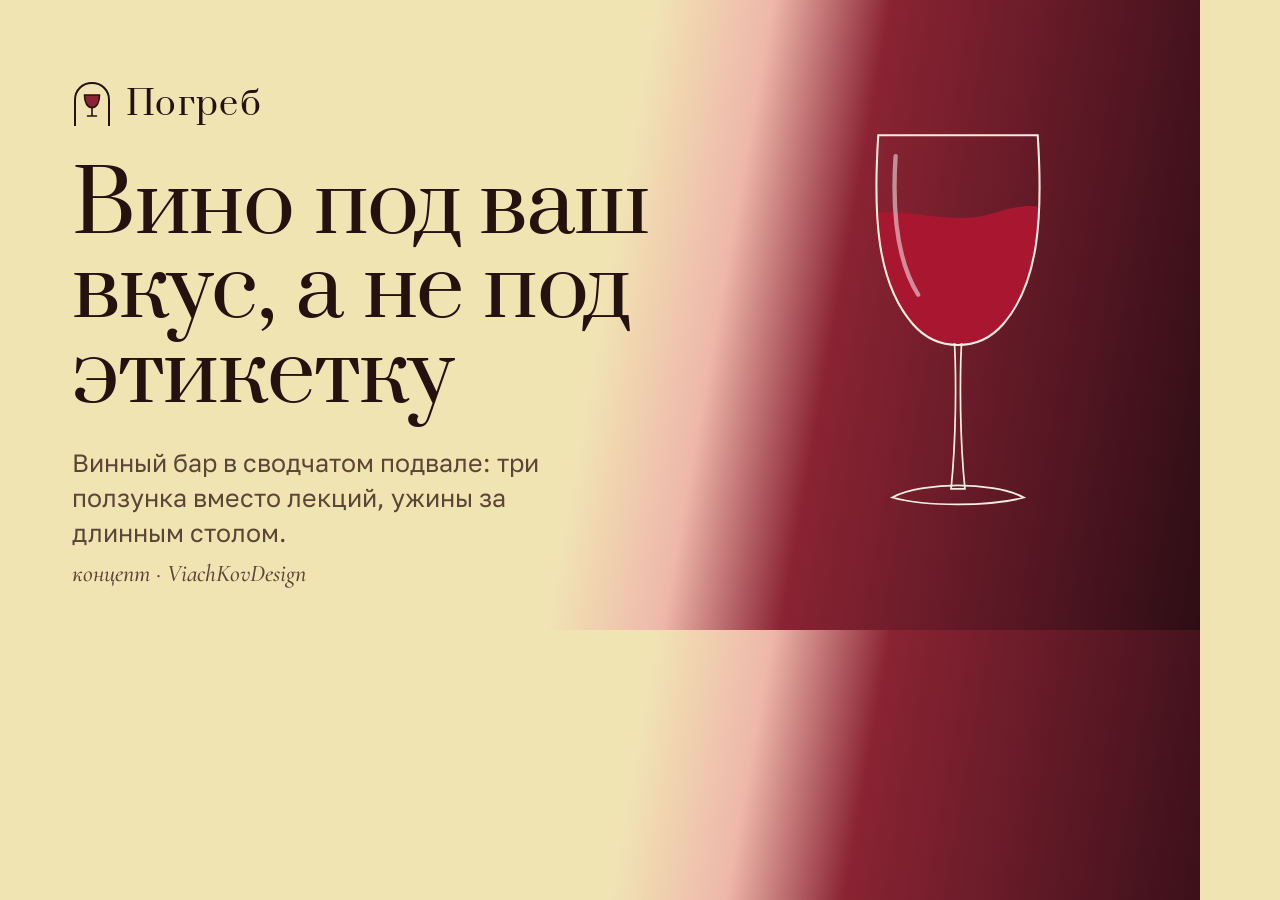
<file: tools/og.html>
<!doctype html>
<html lang="ru">
<head>
<meta charset="utf-8">
<title>OG — Погреб</title>
<link rel="stylesheet" href="../css/style.css">
<style>
  html, body { margin: 0; width: 1200px; height: 630px; overflow: hidden; }
  body { background: linear-gradient(100deg, #f1e4b3 0%, #f1e4b3 50%, #eeb7aa 59%, #8a2333 68%, #2d0d15 100%); color: #24120f; }
  .og { position: relative; width: 1200px; height: 630px; box-sizing: border-box; padding: 64px 72px; display: grid; grid-template-columns: 1fr 300px; gap: 40px; align-items: center; }
  .og__brand { display: flex; align-items: center; gap: 14px; font: 400 34px/1 var(--f-display); letter-spacing: .04em; }
  .og__brand svg { width: 40px; height: 48px; }
  .og h1 { font: 400 86px/.98 var(--f-display); letter-spacing: -.015em; margin: 36px 0 28px; }
  .og p { font: 400 25px/1.4 var(--f-text); color: #5b4636; max-width: 30ch; margin: 0; }
  .og__tag { position: absolute; left: 72px; bottom: 44px; font: italic 500 24px/1 var(--f-accent); color: #5b4636; }
  .og svg.glass { width: 260px; }
  .og .glass { --ink: #f8eedf; --surface: #611622; --wine: #c2283f; }
</style>
</head>
<body>
<div class="og">
  <div>
    <div class="og__brand">
      <svg viewBox="0 0 40 48" aria-hidden="true"><path d="M3 46V20C3 10 10.5 3 20 3s17 7 17 17v26" fill="none" stroke="currentColor" stroke-width="2"/><path d="M12.5 15h15c0 8-3 12.5-7.5 12.5S12.5 23 12.5 15Z" fill="#8a2333"/><path d="M12.5 15h15c0 8-3 12.5-7.5 12.5S12.5 23 12.5 15Z M20 27.5v8 M15.5 36h9" fill="none" stroke="currentColor" stroke-width="1.6" stroke-linecap="round"/></svg>
      Погреб
    </div>
    <h1>Вино под ваш вкус, а&nbsp;не под этикетку</h1>
    <p>Винный бар в сводчатом подвале: три ползунка вместо лекций, ужины за длинным столом.</p>
  </div>
  <svg class="glass" viewBox="0 0 300 470" aria-hidden="true">
    <defs><clipPath id="b"><path d="M58 28C52 120 56 198 98 246c28 32 76 32 104 0 42-48 46-126 40-218Z"/></clipPath></defs>
    <g clip-path="url(#b)"><path d="M40 120 C 90 108, 140 134, 190 118 S 250 112, 260 120 L260 300 L40 300Z" fill="#a8172f"/></g>
    <path d="M58 28C52 120 56 198 98 246c28 32 76 32 104 0 42-48 46-126 40-218Z" fill="none" stroke="#f8eedf" stroke-width="2.4"/>
    <path d="M78 52c-4 60 0 118 26 160" fill="none" stroke="#fff" stroke-width="5" stroke-linecap="round" opacity=".5"/>
    <path d="M146 268c2 40 2 110-4 168h16c-6-58-6-128-4-168" fill="none" stroke="#f8eedf" stroke-width="2"/>
    <path d="M74 446c18-10 52-14 76-14s58 4 76 14c-22 6-50 8-76 8s-54-2-76-8Z" fill="none" stroke="#f8eedf" stroke-width="2"/>
  </svg>
  <div class="og__tag">концепт · ViachKovDesign</div>
</div>
</body>
</html>
</file>
<file: css/style.css>
/* ПОГРЕБ — концепт сайта винного бара. Без сборщиков, чистый CSS. */

/* ---------- Шрифты (Google Fonts, файлы лежат локально: кириллица + латиница) ---------- */
@font-face { font-family: "Prata"; font-style: normal; font-weight: 400; font-display: swap;
  src: url("../fonts/prata-cyrillic-400-normal.woff2") format("woff2");
  unicode-range: U+0301, U+0400-045F, U+0490-0491, U+04B0-04B1, U+2116; }
@font-face { font-family: "Prata"; font-style: normal; font-weight: 400; font-display: swap;
  src: url("../fonts/prata-latin-400-normal.woff2") format("woff2");
  unicode-range: U+0000-00FF, U+0131, U+0152-0153, U+02BB-02BC, U+02C6, U+02DA, U+02DC, U+0304, U+0308, U+0329, U+2000-206F, U+20AC, U+2122, U+2191, U+2193, U+2212, U+2215, U+FEFF, U+FFFD; }
@font-face { font-family: "Golos Text"; font-style: normal; font-weight: 400; font-display: swap;
  src: url("../fonts/golos-text-cyrillic-400-normal.woff2") format("woff2");
  unicode-range: U+0301, U+0400-045F, U+0490-0491, U+04B0-04B1, U+2116; }
@font-face { font-family: "Golos Text"; font-style: normal; font-weight: 400; font-display: swap;
  src: url("../fonts/golos-text-latin-400-normal.woff2") format("woff2");
  unicode-range: U+0000-00FF, U+0131, U+0152-0153, U+02BB-02BC, U+02C6, U+02DA, U+02DC, U+0304, U+0308, U+0329, U+2000-206F, U+20AC, U+2122, U+2191, U+2193, U+2212, U+2215, U+FEFF, U+FFFD; }
@font-face { font-family: "Golos Text"; font-style: normal; font-weight: 500; font-display: swap;
  src: url("../fonts/golos-text-cyrillic-500-normal.woff2") format("woff2");
  unicode-range: U+0301, U+0400-045F, U+0490-0491, U+04B0-04B1, U+2116; }
@font-face { font-family: "Golos Text"; font-style: normal; font-weight: 500; font-display: swap;
  src: url("../fonts/golos-text-latin-500-normal.woff2") format("woff2");
  unicode-range: U+0000-00FF, U+0131, U+0152-0153, U+02BB-02BC, U+02C6, U+02DA, U+02DC, U+0304, U+0308, U+0329, U+2000-206F, U+20AC, U+2122, U+2191, U+2193, U+2212, U+2215, U+FEFF, U+FFFD; }
@font-face { font-family: "Golos Text"; font-style: normal; font-weight: 600; font-display: swap;
  src: url("../fonts/golos-text-cyrillic-600-normal.woff2") format("woff2");
  unicode-range: U+0301, U+0400-045F, U+0490-0491, U+04B0-04B1, U+2116; }
@font-face { font-family: "Golos Text"; font-style: normal; font-weight: 600; font-display: swap;
  src: url("../fonts/golos-text-latin-600-normal.woff2") format("woff2");
  unicode-range: U+0000-00FF, U+0131, U+0152-0153, U+02BB-02BC, U+02C6, U+02DA, U+02DC, U+0304, U+0308, U+0329, U+2000-206F, U+20AC, U+2122, U+2191, U+2193, U+2212, U+2215, U+FEFF, U+FFFD; }
@font-face { font-family: "Cormorant"; font-style: italic; font-weight: 500; font-display: swap;
  src: url("../fonts/cormorant-cyrillic-500-italic.woff2") format("woff2");
  unicode-range: U+0301, U+0400-045F, U+0490-0491, U+04B0-04B1, U+2116; }
@font-face { font-family: "Cormorant"; font-style: italic; font-weight: 500; font-display: swap;
  src: url("../fonts/cormorant-latin-500-italic.woff2") format("woff2");
  unicode-range: U+0000-00FF, U+0131, U+0152-0153, U+02BB-02BC, U+02C6, U+02DA, U+02DC, U+0304, U+0308, U+0329, U+2000-206F, U+20AC, U+2122, U+2191, U+2193, U+2212, U+2215, U+FEFF, U+FFFD; }

/* ---------- Тоны (генерируются tools/sync.mjs из js/color.js) ---------- */
/* TONES:START */
:root{--bg:#f1e4b3;--ink:#24120f;--muted:#73614d;--line:#c8b992;--line-strong:#8e7d62;--surface:#f7efd3;--wine:#e6c45a;color-scheme:light}
html:not(.flow) [data-tone="straw"]{--bg:#f1e4b3;--ink:#24120f;--muted:#73614d;--line:#c8b992;--line-strong:#8e7d62;--surface:#f7efd3;--wine:#e6c45a;color-scheme:light;background:var(--bg);color:var(--ink)}
html:not(.flow) [data-tone="pale"]{--bg:#f5edd2;--ink:#24120f;--muted:#756458;--line:#ccc0aa;--line-strong:#908172;--surface:#f9f5e5;--wine:#e2b94a;color-scheme:light;background:var(--bg);color:var(--ink)}
html:not(.flow) [data-tone="blush"]{--bg:#f6d9cf;--ink:#24120f;--muted:#6f5751;--line:#ccb1a8;--line-strong:#907770;--surface:#fae9e3;--wine:#ef9a86;color-scheme:light;background:var(--bg);color:var(--ink)}
html:not(.flow) [data-tone="rose"]{--bg:#eeb7aa;--ink:#24120f;--muted:#664741;--line:#c6968b;--line-strong:#805c55;--surface:#f6d5cd;--wine:#e36f66;color-scheme:light;background:var(--bg);color:var(--ink)}
html:not(.flow) [data-tone="garnet"]{--bg:#8a2333;--ink:#f8eedf;--muted:#deb7ad;--line:#a14a4f;--line-strong:#c78b86;--surface:#611622;--wine:#b5172f;color-scheme:dark;background:var(--bg);color:var(--ink)}
html:not(.flow) [data-tone="bordo"]{--bg:#541322;--ink:#f8eedf;--muted:#b48e89;--line:#723940;--line-strong:#9a6b6b;--surface:#3a0a15;--wine:#8e0f28;color-scheme:dark;background:var(--bg);color:var(--ink)}
html:not(.flow) [data-tone="deep"]{--bg:#2d0d15;--ink:#f8eedf;--muted:#98807c;--line:#4f3034;--line-strong:#7e6361;--surface:#1d060c;--wine:#6e0a1e;color-scheme:dark;background:var(--bg);color:var(--ink)}
html:not(.flow) [data-tone="cellar"]{--bg:#130a0b;--ink:#f8eedf;--muted:#877c76;--line:#352b2a;--line-strong:#695e5a;--surface:#0a0505;--wine:#4a0714;color-scheme:dark;background:var(--bg);color:var(--ink)}
/* TONES:END */

:root {
  --f-display: "Prata", "Didot", "Bodoni 72", "Georgia", "Times New Roman", serif;
  --f-text: "Golos Text", "Segoe UI", "Helvetica Neue", "Arial", sans-serif;
  --f-accent: "Cormorant", "Cormorant Garamond", "Georgia", serif;
  --gutter: clamp(16px, 4.2vw, 64px);
  --maxw: 1440px;
  --header-h: 64px;
  --radius: 6px;
  --arch: 160px 160px 8px 8px / 40px 40px 8px 8px;
  --ease: cubic-bezier(.22, .8, .24, 1);
}

/* ---------- База ---------- */
*, *::before, *::after { box-sizing: border-box; }
html { -webkit-text-size-adjust: 100%; text-size-adjust: 100%; scroll-padding-top: calc(var(--header-h) + 12px); }
@media (prefers-reduced-motion: no-preference) { html { scroll-behavior: smooth; } }
body {
  margin: 0;
  background: var(--bg);
  color: var(--ink);
  font: 400 1.0625rem/1.6 var(--f-text);
  font-feature-settings: "kern", "liga";
  overflow-x: clip;
  -webkit-font-smoothing: antialiased;
}
img, svg { display: block; max-width: 100%; }
h1, h2, h3, h4, p, ul, ol, dl, dd, figure, blockquote { margin: 0; }
ul, ol { padding: 0; list-style: none; }
a { color: inherit; text-decoration-thickness: 1px; text-underline-offset: .18em; }
a:hover { text-decoration-thickness: 2px; }
b, strong { font-weight: 600; }
button, input, select, textarea { font: inherit; color: inherit; }
button { cursor: pointer; }
:focus-visible { outline: 3px solid var(--ink); outline-offset: 3px; border-radius: 2px; }
::selection { background: var(--ink); color: var(--bg); }

.wrap { width: min(100% - 2 * var(--gutter), var(--maxw)); margin-inline: auto; }
[hidden] { display: none !important; }
.visually-hidden { position: absolute !important; width: 1px; height: 1px; padding: 0; margin: -1px; overflow: hidden; clip: rect(0 0 0 0); white-space: nowrap; border: 0; }
.skip { position: absolute; left: 12px; top: -80px; z-index: 200; background: var(--ink); color: var(--bg); padding: 12px 18px; border-radius: var(--radius); }
.skip:focus { top: 12px; }

/* ---------- Кнопки ---------- */
.btn {
  display: inline-flex; align-items: center; justify-content: center; gap: .5em;
  min-height: 48px; padding: 12px 24px;
  border: 1.5px solid var(--ink); border-radius: 999px;
  font: 500 1rem/1.2 var(--f-text); letter-spacing: .01em;
  text-decoration: none; text-align: center; white-space: nowrap;
  transition: background-color .25s var(--ease), color .25s var(--ease), transform .25s var(--ease);
}
.btn--solid { background: var(--ink); color: var(--bg); }
.btn--solid:hover { transform: translateY(-2px); }
.btn--ghost { background: transparent; color: var(--ink); }
.btn--ghost:hover { background: var(--ink); color: var(--bg); }
.btn--small { min-height: 44px; padding: 10px 20px; font-size: .95rem; }
.btn--wide { width: 100%; }
.link-btn {
  min-height: 44px; padding: 10px 0; background: none; border: 0;
  text-decoration: underline; text-underline-offset: .2em; color: var(--ink); font-size: .95rem;
}

/* ---------- Шапка ---------- */
.site-header {
  position: sticky; top: 0; z-index: 50;
  background: color-mix(in srgb, var(--bg) 90%, transparent);
  -webkit-backdrop-filter: blur(10px); backdrop-filter: blur(10px);
  border-bottom: 1px solid var(--line);
}
.site-header__row { display: flex; align-items: center; gap: 24px; height: var(--header-h); }
.logo { display: inline-flex; align-items: center; gap: 10px; text-decoration: none; margin-right: auto; min-height: 44px; }
.logo__mark { width: 30px; height: 36px; }
.logo__wine { fill: var(--wine); }
.logo__word { font: 400 1.55rem/1 var(--f-display); letter-spacing: .04em; }
.logo__sub { font: 500 .66rem/1.15 var(--f-text); text-transform: uppercase; letter-spacing: .12em; color: var(--muted); padding-left: 10px; border-left: 1px solid var(--line-strong); }
.nav__list { display: flex; gap: clamp(14px, 2vw, 30px); }
.nav__list a { display: inline-flex; align-items: center; min-height: 44px; text-decoration: none; font-size: .98rem; position: relative; }
.nav__list a::after { content: ""; position: absolute; left: 0; right: 100%; bottom: 8px; height: 1.5px; background: currentColor; transition: right .3s var(--ease); }
.nav__list a:hover::after, .nav__list a[aria-current="true"]::after { right: 0; }
.nav__cta-mobile { display: none; }
.header-cta { min-height: 44px; padding: 10px 20px; font-size: .95rem; }
.burger { display: none; width: 48px; height: 48px; border: 1.5px solid var(--ink); border-radius: 50%; background: transparent; position: relative; }
.burger span { position: absolute; left: 13px; right: 13px; height: 1.5px; background: var(--ink); transition: transform .3s var(--ease), top .3s var(--ease); }
.burger span:first-child { top: 19px; }
.burger span:last-child { top: 27px; }
.burger[aria-expanded="true"] span:first-child { top: 23px; transform: rotate(45deg); }
.burger[aria-expanded="true"] span:last-child { top: 23px; transform: rotate(-45deg); }

@media (max-width: 1023px) {
  .burger { display: block; }
  .header-cta { display: none; }
  html.js .nav {
    position: fixed; left: 0; right: 0; top: var(--header-h); z-index: 49;
    background: var(--bg); border-bottom: 1px solid var(--line-strong);
    padding: 12px var(--gutter) 28px;
    max-height: calc(100dvh - var(--header-h)); overflow-y: auto;
    display: none;
  }
  html.js .nav.is-open { display: block; }
  .nav__list { flex-direction: column; gap: 0; }
  .nav__list a { display: flex; min-height: 56px; font: 400 1.6rem/1.2 var(--f-display); border-bottom: 1px solid var(--line); }
  .nav__list a::after { display: none; }
  .nav__cta-mobile { display: flex; width: 100%; margin-top: 20px; }
  html:not(.js) .site-header__row { height: auto; flex-wrap: wrap; padding-block: 8px; }
  html:not(.js) .nav__list { flex-direction: row; flex-wrap: wrap; gap: 4px 16px; }
  html:not(.js) .nav__list a { font: inherit; min-height: 44px; border: 0; }
  html:not(.js) .burger, html:not(.js) .nav__cta-mobile { display: none; }
}
@media (max-width: 420px) { .logo__sub { display: none; } }

/* ---------- Экран 18+ ---------- */
.age { display: none; }
html.age-pending { overflow: hidden; }
html.age-pending .age {
  position: fixed; inset: 0; z-index: 300; display: grid; place-items: center;
  padding: 24px var(--gutter);
  background: radial-gradient(ellipse at 50% 120%, #8a2333 0%, #2d0d15 55%, #130a0b 100%);
  color: #f8eedf;
  --ink: #f8eedf; --bg: #2d0d15; --muted: #cdb7ae;
}
.age__inner { width: min(100%, 560px); text-align: left; display: grid; gap: 28px; }
.age__mark { width: 64px; height: 64px; color: #e6c45a; }
.age__brand { font: 500 .8rem/1.2 var(--f-text); text-transform: uppercase; letter-spacing: .16em; color: var(--muted); margin-bottom: 14px; }
.age__title { font: 400 clamp(2.4rem, 1.6rem + 4vw, 4.2rem)/1.02 var(--f-display); margin-bottom: 16px; }
.age__text { color: var(--muted); max-width: 44ch; }
.age__actions { display: flex; flex-wrap: wrap; gap: 12px; margin-top: 28px; }
.age__actions .btn { min-width: 150px; }
.age__denied { display: none; }
html.age-denied .age__ask { display: none; }
html.age-denied .age__denied { display: block; }
.age__denied .btn { margin-top: 24px; }

/* ---------- Общие секции ---------- */
.section { padding-block: clamp(72px, 9vw, 150px); position: relative; }
.eyebrow { font: 500 .8rem/1.3 var(--f-text); text-transform: uppercase; letter-spacing: .16em; color: var(--muted); }
.section-head { display: grid; grid-template-columns: minmax(120px, 2fr) 10fr; gap: 16px 32px; align-items: start; margin-bottom: clamp(40px, 5vw, 72px); }
.section-head__num { font: italic 500 1.3rem/1.2 var(--f-accent); color: var(--muted); padding-top: .6em; border-top: 1px solid var(--line-strong); }
.section-head__num span { font: 400 .85rem/1 var(--f-text); font-style: normal; letter-spacing: .1em; display: block; margin-bottom: 6px; color: var(--ink); font-variant-numeric: tabular-nums; }
.section-head__title { font: 400 clamp(2.3rem, 1.5rem + 3.4vw, 4.8rem)/1.02 var(--f-display); letter-spacing: -.01em; text-wrap: balance; }
.section-head__lead { margin-top: 20px; max-width: 58ch; font-size: clamp(1.05rem, 1rem + .3vw, 1.2rem); color: var(--muted); }
.section-head--stack { grid-template-columns: 1fr; }
@media (max-width: 719px) { .section-head { grid-template-columns: 1fr; } .section-head__num { max-width: 200px; } }

.legal-note { margin-top: 28px; font-size: .9rem; color: var(--muted); }
.legal-note b { display: inline-block; margin-left: 6px; padding: 1px 8px; border: 1.5px solid currentColor; border-radius: 99px; color: var(--ink); font-size: .8rem; }
.legal-note--big { margin-top: 48px; font-size: 1rem; }

/* ---------- Hero ---------- */
.hero { padding-block: clamp(28px, 5vw, 64px) clamp(48px, 6vw, 88px); }
.hero__grid {
  display: grid; gap: 20px 24px;
  grid-template-columns: minmax(0, 1fr) auto;
  grid-template-areas: "eyebrow eyebrow" "title title" "lead lead" "actions glass" "facts facts";
  align-items: end;
}
.hero__text { display: contents; }
.hero__text .eyebrow { grid-area: eyebrow; }
.hero__title { grid-area: title; font: 400 clamp(2.5rem, 1.1rem + 5.4vw, 6.6rem)/.98 var(--f-display); letter-spacing: -.015em; text-wrap: balance; max-width: 12ch; overflow-wrap: break-word; }
.hero__lead { grid-area: lead; font-size: clamp(1.05rem, .95rem + .45vw, 1.3rem); max-width: 46ch; color: var(--muted); }
.hero__actions { grid-area: actions; display: flex; flex-direction: column; align-items: stretch; gap: 10px; align-self: center; }
.hero__glass { grid-area: glass; position: relative; width: clamp(108px, 30vw, 170px); justify-self: end; }
.glass { width: 100%; height: auto; overflow: visible; }
.hero__glass-note { display: none; }
.hero__facts { grid-area: facts; display: grid; grid-template-columns: repeat(2, minmax(0, 1fr)); gap: 0; border-top: 1px solid var(--line-strong); margin-top: 12px; }
.hero__facts div { padding: 16px 12px 4px 0; }
.hero__facts dt { font: 400 clamp(1.7rem, 1.3rem + 1.4vw, 2.6rem)/1 var(--f-display); font-variant-numeric: tabular-nums lining-nums; }
.hero__facts dd { font-size: .9rem; color: var(--muted); margin-top: 6px; }

@media (min-width: 560px) {
  .hero__actions { flex-direction: row; flex-wrap: wrap; }
}
@media (min-width: 600px) and (max-width: 899px) {
  .hero__grid { grid-template-areas: "eyebrow eyebrow" "title glass" "lead glass" "actions glass" "facts facts"; align-items: start; }
  .hero__glass { width: clamp(180px, 30vw, 250px); align-self: center; }
  .hero__facts { grid-template-columns: repeat(4, minmax(0, 1fr)); }
}
@media (min-width: 900px) {
  .hero { min-height: calc(100svh - var(--header-h)); display: flex; align-items: center; }
  .hero__grid { width: min(100% - 2 * var(--gutter), var(--maxw)); grid-template-columns: minmax(0, 1fr) minmax(260px, .55fr); grid-template-areas: "text glass" "facts glass"; gap: 40px clamp(32px, 5vw, 96px); align-items: center; }
  .hero__text { display: block; grid-area: text; }
  .hero__text > * + * { margin-top: 28px; }
  .hero__actions { margin-top: 40px; }
  .hero__glass { width: 100%; max-width: 380px; justify-self: center; }
  .hero__glass-note { display: block; margin-top: 18px; font: italic 500 1.2rem/1.25 var(--f-accent); color: var(--muted); text-align: center; }
  .hero__facts { grid-template-columns: repeat(4, minmax(0, 1fr)); margin-top: 0; }
}
@media (min-width: 1600px) { .hero__glass { max-width: 440px; } }

.glass__bowl { fill: url(#glass-shine); fill-opacity: .35; stroke: var(--ink); stroke-width: 2.2; }
.glass__rim { fill: none; stroke: var(--ink); stroke-width: 1.6; opacity: .7; }
.glass__shine { fill: none; stroke: #fff; stroke-width: 5; stroke-linecap: round; opacity: .55; }
.glass__stem, .glass__foot { fill: color-mix(in srgb, var(--surface) 70%, transparent); stroke: var(--ink); stroke-width: 2; }
.glass__shadow { fill: var(--ink); opacity: .12; }
.glass__wine { fill: url(#wine-grad); }
.glass__stop-top { stop-color: var(--wine); }
.glass__stop-bottom { stop-color: color-mix(in srgb, var(--wine) 70%, #1a0306); }
.glass__surface { fill: none; stroke: color-mix(in srgb, var(--wine) 55%, #fff); stroke-width: 2.5; opacity: .9; }

/* ---------- Подбор ---------- */
.pick__layout { display: grid; gap: 40px; }
@media (min-width: 1100px) {
  .pick__layout { grid-template-columns: minmax(330px, 380px) minmax(0, 1fr); gap: clamp(40px, 4vw, 72px); align-items: start; }
}
@media (min-width: 1100px) and (min-height: 860px) {
  .pick__panel { position: sticky; top: calc(var(--header-h) + 20px); }
}
.taste { display: grid; gap: 22px; }
.taste__head { display: flex; justify-content: space-between; align-items: baseline; gap: 12px; }
.taste__head label { font-weight: 500; }
.taste__head output { font: italic 500 1.25rem/1 var(--f-accent); white-space: nowrap; }
.taste__ends { display: flex; justify-content: space-between; font-size: .85rem; color: var(--muted); margin-top: -4px; }
.taste__hint { font-size: .88rem; color: var(--muted); margin-top: 6px; }

input[type="range"] {
  -webkit-appearance: none; appearance: none; width: 100%; height: 44px; margin: 4px 0 0; background: transparent; cursor: pointer;
  --p: 50%;
}
input[type="range"]::-webkit-slider-runnable-track { height: 4px; border-radius: 4px; background: linear-gradient(to right, var(--ink) var(--p), var(--line-strong) var(--p)); }
input[type="range"]::-moz-range-track { height: 4px; border-radius: 4px; background: var(--line-strong); }
input[type="range"]::-moz-range-progress { height: 4px; border-radius: 4px; background: var(--ink); }
input[type="range"]::-webkit-slider-thumb { -webkit-appearance: none; width: 28px; height: 28px; margin-top: -12px; border-radius: 50%; background: var(--bg); border: 2px solid var(--ink); box-shadow: inset 0 0 0 6px var(--bg), inset 0 0 0 14px var(--wine); transition: transform .2s var(--ease); }
input[type="range"]::-moz-range-thumb { width: 24px; height: 24px; border-radius: 50%; background: var(--wine); border: 2px solid var(--ink); box-shadow: inset 0 0 0 5px var(--bg); }
input[type="range"]:active::-webkit-slider-thumb { transform: scale(1.12); }
input[type="range"]:focus-visible { outline-offset: 2px; }

.chips { border: 0; padding: 0; margin: 0; display: flex; flex-wrap: wrap; gap: 8px; }
.chips legend { font-weight: 500; padding: 0; margin-bottom: 10px; width: 100%; }
.chips__hint { display: block; font-weight: 400; font-size: .85rem; color: var(--muted); }
.chip { position: relative; }
.chip input { position: absolute; opacity: 0; inset: 0; width: 100%; height: 100%; margin: 0; cursor: pointer; }
.chip span { display: inline-flex; align-items: center; gap: 8px; min-height: 44px; padding: 8px 16px; border: 1.5px solid var(--line-strong); border-radius: 999px; transition: background-color .2s, color .2s, border-color .2s; pointer-events: none; }
.chip input:checked + span { background: var(--ink); color: var(--bg); border-color: var(--ink); }
.chip input:focus-visible + span { outline: 3px solid var(--ink); outline-offset: 3px; }
.chip input:hover + span { border-color: var(--ink); }
.dot { display: inline-block; width: 12px; height: 12px; border-radius: 50%; border: 1.5px solid currentColor; flex: none; }
.dot--white { background: #ecd27a; }
.dot--rose { background: #f0a093; }
.dot--red { background: #8e1a2e; }
.dot--sparkling { background: radial-gradient(circle at 35% 35%, #fff 0 18%, #e8d48f 20%); }

.wheel { margin-top: 36px; padding-top: 28px; border-top: 1px solid var(--line-strong); }
.wheel__title { font: 400 1.6rem/1.1 var(--f-display); }
.wheel__hint { font-size: .9rem; color: var(--muted); margin-top: 8px; }
.wheel__svg { margin-top: 12px; max-width: 340px; margin-inline: auto; }
.wheel__svg svg { width: 100%; height: auto; overflow: visible; }
.wheel__sector { cursor: pointer; outline: none; }
.wheel__sector path { fill: var(--surface); stroke: var(--line-strong); stroke-width: 1; transition: fill .25s; }
.wheel__sector text { fill: var(--ink); font: 500 12.5px/1 var(--f-text); pointer-events: none; transition: fill .25s; }
.wheel__sector:hover path, .wheel__sector.is-preview path { fill: color-mix(in srgb, var(--ink) 18%, var(--surface)); }
.wheel__sector[aria-pressed="true"] path { fill: var(--ink); }
.wheel__sector[aria-pressed="true"] text { fill: var(--bg); }
.wheel__sector:focus-visible path { stroke: var(--ink); stroke-width: 3; }
.wheel__hub { fill: var(--bg); stroke: var(--line-strong); }
.wheel__hub-text { fill: var(--ink); font: italic 500 18px/1 var(--f-accent); }
.wheel__status { margin-top: 12px; font-size: .95rem; }
.wheel__status:empty { display: none; }
@media (max-width: 719px) { .wheel__svg { max-width: 290px; } .wheel { margin-top: 28px; } }
.wheel__status a { white-space: nowrap; }
.wheel__clear { min-height: 44px; }

.results__count { font-size: .95rem; color: var(--muted); margin-bottom: 18px; min-height: 1.6em; }
.results__count b { color: var(--ink); }
.results__noscript { padding: 16px 20px; border: 1px dashed var(--line-strong); border-radius: var(--radius); }

.cards { display: grid; grid-template-columns: repeat(auto-fill, minmax(min(100%, 300px), 1fr)); gap: 18px; }
.card {
  position: relative; display: flex; flex-direction: column; gap: 14px;
  padding: 34px 22px 20px;
  background: var(--surface); border: 1px solid var(--line-strong); border-radius: var(--arch);
  transition: border-color .25s, box-shadow .25s, background-color .25s;
}
.card::before { /* дырочка, как у бирки на бутылке в погребе */
  content: ""; position: absolute; top: 12px; left: 50%; width: 10px; height: 10px; margin-left: -5px;
  border-radius: 50%; border: 1.5px solid var(--line-strong); background: var(--bg);
}
.card__top { display: flex; justify-content: space-between; align-items: center; gap: 8px; font-size: .82rem; color: var(--muted); }
.card__kind { display: inline-flex; align-items: center; gap: 6px; }
.card__match { font-variant-numeric: tabular-nums; color: var(--ink); font-weight: 500; white-space: nowrap; }
.card__name { font: 400 1.6rem/1.1 var(--f-display); }
.card__name a { text-decoration: none; }
.card__meta { font-size: .92rem; color: var(--muted); margin-top: -6px; }
.bars { display: grid; gap: 8px; padding-block: 4px; }
.bar { display: grid; grid-template-columns: 6.6em 1fr; align-items: center; gap: 10px; font-size: .8rem; color: var(--muted); }
.bar__track { display: block; position: relative; height: 6px; border-radius: 6px; background: var(--line); }
.bar__fill { position: absolute; left: 0; top: 0; bottom: 0; border-radius: 6px; background: var(--ink); }
.bar__you { position: absolute; top: 50%; width: 14px; height: 14px; margin: -7px 0 0 -7px; border-radius: 50%; border: 2px solid var(--ink); background: var(--surface); transition: left .35s var(--ease); }
.bars__legend { display: flex; gap: 14px; font-size: .76rem; color: var(--muted); }
.bars__legend i { display: inline-block; width: 10px; height: 10px; border-radius: 50%; vertical-align: -1px; margin-right: 5px; }
.bars__legend .l-wine { background: var(--ink); }
.bars__legend .l-you { border: 2px solid var(--ink); }
.card__smell { font-size: .9rem; color: var(--muted); }
.card__smell em { display: block; font: italic 500 1.28rem/1.2 var(--f-accent); color: var(--ink); }
.card__facts { display: grid; gap: 4px; font-size: .9rem; }
.card__facts dt { color: var(--muted); display: inline; }
.card__facts dd { display: inline; }
.card__price { margin-top: auto; padding-top: 14px; border-top: 1px solid var(--line-strong); display: flex; justify-content: space-between; gap: 12px; font-variant-numeric: tabular-nums lining-nums; }
.card__price span { display: grid; font-size: .78rem; color: var(--muted); }
.card__price b { font-size: 1.12rem; font-weight: 500; color: var(--ink); }
.card__price span:last-child { text-align: right; }
.card__aroma { position: absolute; top: -12px; right: 18px; padding: 4px 12px; border-radius: 99px; background: var(--ink); color: var(--bg); font-size: .78rem; font-weight: 500; opacity: 0; transform: translateY(6px); transition: opacity .25s, transform .25s var(--ease); pointer-events: none; }
.cards.has-aroma .card { border-style: dashed; background: transparent; }
.cards.has-aroma .card.is-hit { border: 2px solid var(--ink); border-style: solid; background: var(--surface); box-shadow: 0 14px 30px -18px color-mix(in srgb, var(--ink) 60%, transparent); }
.card.is-hit .card__aroma { opacity: 1; transform: none; }
.card.is-flash { animation: flash 1.6s var(--ease); }
@keyframes flash { 0%, 60% { box-shadow: 0 0 0 4px var(--ink); } 100% { box-shadow: 0 0 0 0 transparent; } }

.empty { padding: 48px 28px; border: 1.5px dashed var(--line-strong); border-radius: var(--arch); text-align: center; display: grid; justify-items: center; gap: 12px; }
.empty svg { width: 64px; height: 64px; }
.empty__title { font: 400 1.6rem/1.2 var(--f-display); max-width: 22ch; }
.empty__text { color: var(--muted); max-width: 40ch; }

/* ---------- Карта вин ---------- */
.winelist__cols { column-gap: clamp(32px, 5vw, 96px); }
.winelist__group { break-inside: avoid; margin-bottom: 48px; }
.winelist__group:last-child { margin-bottom: 0; }
@media (min-width: 900px) { .winelist__cols { columns: 2; } }
.winelist__h { display: flex; align-items: center; gap: 10px; font: 400 1.9rem/1.1 var(--f-display); padding-bottom: 12px; }
.winelist__legend { display: flex; justify-content: flex-end; gap: 0; font-size: .78rem; color: var(--muted); border-bottom: 1.5px solid var(--ink); padding-bottom: 6px; }
.winelist__legend span { width: 6.2em; text-align: right; }
.wl { display: grid; grid-template-columns: minmax(0, 1fr) 6.2em 6.2em; grid-template-areas: "name glass bottle" "meta glass bottle"; column-gap: 0; padding: 14px 0; border-bottom: 1px solid var(--line-strong); font-variant-numeric: tabular-nums lining-nums; }
.wl__name { grid-area: name; font-weight: 500; font-size: 1.05rem; }
.wl__meta { grid-area: meta; font-size: .88rem; color: var(--muted); padding-right: 12px; }
.wl__price { text-align: right; align-self: center; white-space: nowrap; }
.wl__price:nth-of-type(3) { grid-area: glass; }
.wl__price:nth-of-type(4) { grid-area: bottle; }
@media (max-width: 600px) {
  .wl { grid-template-areas: "name glass bottle" "meta meta meta"; row-gap: 2px; }
  .wl__name { align-self: center; }
}
@media (max-width: 420px) {
  .wl { grid-template-columns: minmax(0, 1fr) 5.4em 5.8em; }
  .winelist__legend span:first-child { width: 5.4em; }
  .winelist__legend span:last-child { width: 5.8em; }
  .wl__price { font-size: .92rem; }
}

/* ---------- Ужины ---------- */
.dinner-list { border-top: 1.5px solid var(--ink); counter-reset: d; }
.dinner { display: grid; grid-template-columns: 1fr; gap: 14px 32px; padding: 26px 0; border-bottom: 1px solid var(--line-strong); }
.dinner__date { display: flex; align-items: baseline; gap: 10px; flex-wrap: wrap; }
.dinner__day { font: 400 3rem/.9 var(--f-display); font-variant-numeric: tabular-nums lining-nums; }
.dinner__month { font: italic 500 1.4rem/1 var(--f-accent); }
.dinner__wd { font-size: .9rem; color: var(--muted); width: 100%; }
.dinner__title { font: 400 clamp(1.5rem, 1.2rem + 1vw, 2.1rem)/1.12 var(--f-display); margin-bottom: 10px; }
.dinner__set { color: var(--muted); max-width: 60ch; }
.dinner__set b { color: var(--ink); font-weight: 500; }
.dinner__side { display: flex; flex-wrap: wrap; align-items: center; gap: 8px 18px; }
.dinner__price { font: 400 1.5rem/1 var(--f-display); font-variant-numeric: tabular-nums lining-nums; }
.dinner__seats { font-size: .9rem; color: var(--muted); }
.dinner__seats.is-low { color: var(--ink); font-weight: 600; }
.dinner__side .btn { margin-left: auto; }
.dinners__note { margin-top: 24px; color: var(--muted); font-size: .95rem; }
@media (min-width: 860px) {
  .dinner { grid-template-columns: 150px minmax(0, 1fr) 220px; align-items: start; padding: 32px 0; }
  .dinner__date { display: grid; gap: 6px; }
  .dinner__day { font-size: 4rem; }
  .dinner__side { display: grid; justify-items: start; gap: 8px; }
  .dinner__side .btn { margin: 8px 0 0; }
}

/* ---------- Сомелье ---------- */
.somm__grid { display: grid; gap: 40px; }
.somm__grid .section-head__title { font-size: clamp(2.3rem, 1.3rem + 2.8vw, 4.2rem); }
.somm__role { font: italic 500 1.35rem/1.2 var(--f-accent); color: var(--muted); }
.somm__portrait { max-width: clamp(200px, 50vw, 300px); }
.somm__portrait svg { width: 100%; height: auto; }
.somm__arch { fill: var(--surface); }
.somm__arch-line { fill: none; stroke: var(--line-strong); stroke-width: 1.5; }
.somm__notebook rect { fill: var(--bg); stroke: var(--ink); stroke-width: 1.5; transform: rotate(-4deg); transform-origin: 160px 250px; }
.somm__notebook path { fill: none; stroke: var(--muted); stroke-width: 2; stroke-linecap: round; transform: rotate(-4deg); transform-origin: 160px 250px; }
.somm__notebook circle { fill: var(--wine); stroke: var(--ink); stroke-width: 1.5; }
.somm__mono { font: 400 46px/1 var(--f-display); fill: var(--ink); letter-spacing: .08em; }
.somm__text { display: grid; gap: 18px; font-size: clamp(1.05rem, 1rem + .25vw, 1.18rem); max-width: 60ch; }
.somm__quote { margin-top: 10px; padding-left: 22px; border-left: 2px solid var(--ink); font: italic 500 clamp(1.5rem, 1.2rem + 1.2vw, 2.2rem)/1.2 var(--f-accent); }
.somm__picks-title { font: 400 clamp(1.5rem, 1.2rem + 1vw, 2.1rem)/1.15 var(--f-display); margin-bottom: 18px; }
.picks { counter-reset: p; border-top: 1.5px solid var(--ink); }
.picks li { counter-increment: p; display: grid; grid-template-columns: 2.4em 1fr; column-gap: 8px; padding: 18px 0; border-bottom: 1px solid var(--line-strong); }
.picks li::before { content: counter(p, decimal-leading-zero); grid-row: span 2; font: italic 500 1.4rem/1.2 var(--f-accent); color: var(--muted); }
.picks a { display: grid; text-decoration: none; min-height: 44px; }
.picks a:hover .picks__name { text-decoration: underline; text-underline-offset: .18em; }
.picks__name { font: 400 1.35rem/1.2 var(--f-display); }
.picks__name::after { content: " →"; font-family: var(--f-text); }
.picks__meta { font-size: .88rem; color: var(--muted); }
.picks p { color: var(--muted); font-size: .95rem; margin-top: 6px; }
@media (min-width: 900px) {
  .somm__grid { grid-template-columns: minmax(260px, 4fr) 7fr; grid-template-areas: "head text" "portrait picks"; column-gap: clamp(40px, 6vw, 120px); row-gap: 56px; }
  .somm__grid > .section-head { grid-area: head; margin-bottom: 0; }
  .somm__portrait { grid-area: portrait; align-self: start; }
  .somm__text { grid-area: text; align-self: end; }
  .somm__picks { grid-area: picks; }
}

/* ---------- Зал ---------- */
.hall__art { margin-inline: calc(var(--gutter) * -0.5); border-radius: 40% 40% 0 0 / 22% 22% 0 0; overflow: hidden; border: 1px solid var(--line-strong); border-bottom: 0; }
.hall__art svg { width: 100%; height: auto; }
@media (max-width: 700px) { .hall__art svg { height: 300px; } }
.hall__brick-bg { fill: var(--surface); }
.hall__brick-line { fill: none; stroke: var(--line); stroke-width: 1; }
.hall__void { fill: #0b0405; opacity: .7; }
.hall__arch-edge { fill: none; stroke: var(--line-strong); stroke-width: 3; }
.hall__rack path { fill: none; stroke: var(--muted); stroke-width: 3; }
.hall__bottles circle { fill: var(--wine); stroke: var(--line-strong); stroke-width: 3; }
.hall__tables path { fill: none; stroke: var(--ink); stroke-width: 5; stroke-linecap: round; opacity: .85; }
.candle__wax { fill: var(--ink); }
.candle__flame { fill: #ffbe5c; transform-box: fill-box; transform-origin: 50% 100%; animation: flame 2.2s ease-in-out infinite; animation-delay: var(--d); }
.candle__glow { transform-box: fill-box; transform-origin: 50% 50%; animation: glow 3.1s ease-in-out infinite; animation-delay: var(--d); }
@keyframes flame { 0%, 100% { transform: scale(1, 1) skewX(0); } 25% { transform: scale(.92, 1.08) skewX(3deg); } 50% { transform: scale(1.05, .94) skewX(-2deg); } 75% { transform: scale(.96, 1.04) skewX(1deg); } }
@keyframes glow { 0%, 100% { opacity: 1; transform: scale(1); } 40% { opacity: .78; transform: scale(.94); } 70% { opacity: .92; transform: scale(1.04); } }
.hall__facts { display: grid; gap: 0 clamp(24px, 4vw, 64px); border-top: 1.5px solid var(--ink); margin-top: clamp(32px, 4vw, 56px); }
.hall__facts li { display: grid; gap: 6px; padding: 22px 0; border-bottom: 1px solid var(--line-strong); }
.hall__facts b { font: 400 1.5rem/1.15 var(--f-display); }
.hall__facts span { color: var(--muted); }
@media (min-width: 860px) { .hall__facts { grid-template-columns: repeat(3, 1fr); } .hall__facts li { border-bottom: 0; } }

/* ---------- Формы ---------- */
.booking__grid { display: grid; gap: 40px; }
@media (min-width: 960px) { .booking__grid { grid-template-columns: 4fr 7fr; column-gap: clamp(40px, 6vw, 120px); align-items: start; } .booking__grid > .section-head { margin-bottom: 0; position: sticky; top: calc(var(--header-h) + 24px); } }
.booking__notes { display: grid; gap: 12px; margin-top: 24px; color: var(--muted); max-width: 40ch; }
.booking__notes li { padding-left: 22px; position: relative; }
.booking__notes li::before { content: ""; position: absolute; left: 0; top: .7em; width: 12px; height: 1.5px; background: var(--ink); }
.booking__box { padding: clamp(22px, 3.5vw, 48px); background: var(--surface); border: 1px solid var(--line-strong); border-radius: var(--arch); }
.form { display: grid; gap: 22px; }
.form__grid { display: grid; gap: 22px; }
@media (min-width: 600px) { .form__grid { grid-template-columns: 1fr 1fr; } }
.field { display: grid; gap: 8px; align-content: start; min-width: 0; }
.field > label, .field__label, .slots legend { font-weight: 500; }
.field__opt { font-weight: 400; color: var(--muted); }
.field input:not([type="radio"]):not([type="checkbox"]), .field textarea, .field select {
  width: 100%; min-height: 50px; padding: 12px 14px;
  background: var(--bg); color: var(--ink);
  border: 1.5px solid var(--line-strong); border-radius: var(--radius);
  font-size: 1rem; line-height: 1.3;
}
.field textarea { resize: vertical; min-height: 96px; }
.field select { -webkit-appearance: none; appearance: none; background-image: linear-gradient(45deg, transparent 50%, var(--ink) 50%), linear-gradient(135deg, var(--ink) 50%, transparent 50%); background-position: calc(100% - 20px) 50%, calc(100% - 14px) 50%; background-size: 6px 6px; background-repeat: no-repeat; padding-right: 40px; }
.field input::placeholder { color: var(--muted); opacity: 1; }
.field input:focus-visible, .field textarea:focus-visible, .field select:focus-visible { outline: 3px solid var(--ink); outline-offset: 1px; border-color: var(--ink); }
.field [aria-invalid="true"] { border-color: var(--ink) !important; border-width: 2.5px !important; border-style: dashed !important; }
.field__err { font-size: .92rem; font-weight: 500; display: flex; gap: 8px; align-items: baseline; }
.field__err::before { content: ""; flex: none; width: 9px; height: 9px; transform: rotate(45deg) translateY(-1px); background: var(--ink); }
.field__count { font-size: .82rem; color: var(--muted); text-align: right; font-variant-numeric: tabular-nums; }
.stepper { display: grid; grid-template-columns: 50px 1fr 50px; }
.stepper__btn { min-height: 50px; border: 1.5px solid var(--line-strong); background: var(--bg); font-size: 1.4rem; line-height: 1; }
.stepper__btn:first-child { border-radius: var(--radius) 0 0 var(--radius); }
.stepper__btn:last-child { border-radius: 0 var(--radius) var(--radius) 0; }
.stepper__btn:hover { background: var(--ink); color: var(--bg); }
.stepper input { text-align: center; border-radius: 0 !important; border-left: 0 !important; border-right: 0 !important; -moz-appearance: textfield; appearance: textfield; font-variant-numeric: tabular-nums; }
.stepper input::-webkit-inner-spin-button, .stepper input::-webkit-outer-spin-button { -webkit-appearance: none; margin: 0; }
.slots { border: 0; padding: 0; margin: 0; }
.slots legend { padding: 0; margin-bottom: 10px; }
.slots__list { display: grid; grid-template-columns: repeat(auto-fill, minmax(84px, 1fr)); gap: 8px; }
.slot { position: relative; }
.slot input { position: absolute; inset: 0; width: 100%; height: 100%; opacity: 0; margin: 0; cursor: pointer; }
.slot span { display: flex; align-items: center; justify-content: center; min-height: 46px; border: 1.5px solid var(--line-strong); border-radius: var(--radius); background: var(--bg); font-variant-numeric: tabular-nums; pointer-events: none; transition: background-color .2s, color .2s; }
.slot input:hover:not(:disabled) + span { border-color: var(--ink); }
.slot input:checked + span { background: var(--ink); color: var(--bg); border-color: var(--ink); }
.slot input:focus-visible + span { outline: 3px solid var(--ink); outline-offset: 2px; }
.slot input:disabled { cursor: not-allowed; }
.slot input:disabled + span { text-decoration: line-through; color: var(--muted); background: transparent; border-style: dashed; }
.slots__hint { margin-top: 8px; font-size: .85rem; color: var(--muted); }
.form__fine { font-size: .85rem; color: var(--muted); text-align: center; }
.done { display: grid; gap: 14px; justify-items: start; }
.done:focus { outline: none; }
.done__badge { padding: 3px 12px; border: 1.5px solid var(--ink); border-radius: 99px; font-size: .78rem; font-weight: 600; text-transform: uppercase; letter-spacing: .12em; }
.done__title { font: 400 clamp(2rem, 1.5rem + 2vw, 3rem)/1.05 var(--f-display); }
.done__summary { font: italic 500 1.4rem/1.3 var(--f-accent); }
.done__text { color: var(--muted); max-width: 48ch; }

/* ---------- Подвал ---------- */
.footer { padding-block: clamp(64px, 8vw, 120px) 28px; }
.footer__grid { display: grid; gap: 36px; }
@media (min-width: 720px) { .footer__grid { grid-template-columns: 1fr 1fr; } }
@media (min-width: 1100px) { .footer__grid { grid-template-columns: 1.2fr 1fr 1fr 1.3fr; } }
.footer__logo { font: 400 clamp(2.6rem, 2rem + 3vw, 4.6rem)/1 var(--f-display); letter-spacing: .03em; }
.footer__brand p + p { color: var(--muted); margin-top: 8px; }
.footer__h { font: 500 .8rem/1.2 var(--f-text); text-transform: uppercase; letter-spacing: .16em; color: var(--muted); margin-bottom: 12px; }
.footer__muted { color: var(--muted); font-size: .9rem; margin-top: 8px; }
.hours div { display: flex; justify-content: space-between; gap: 16px; padding: 6px 0; border-bottom: 1px solid var(--line); max-width: 260px; font-variant-numeric: tabular-nums; }
.hours dt { color: var(--muted); }
.footer__legal { display: flex; gap: 20px; align-items: flex-start; }
.footer__warn { font: 400 1.3rem/1.25 var(--f-display); }
.badge18 { flex: none; display: grid; place-items: center; width: 64px; height: 64px; border: 2px solid var(--ink); border-radius: 50%; font: 400 1.35rem/1 var(--f-display); }
.footer__concept { margin-top: 64px; padding-top: 20px; border-top: 1px solid var(--line-strong); font-size: .92rem; color: var(--muted); }
.footer__concept a { color: var(--ink); display: inline-block; padding-block: 12px; }

/* ---------- Модалка ---------- */
.modal { width: min(100% - 24px, 560px); max-height: calc(100dvh - 24px); padding: 0; border: 1px solid var(--line-strong); border-radius: 18px; background: var(--bg); color: var(--ink); overflow: auto; }
.modal::backdrop { background: rgba(12, 4, 6, .66); }
.modal__inner { position: relative; padding: clamp(24px, 5vw, 40px); }
.modal__close { position: absolute; top: 10px; right: 10px; width: 48px; height: 48px; border-radius: 50%; border: 1.5px solid var(--line-strong); background: transparent; font-size: 1.6rem; line-height: 1; }
.modal__close:hover { background: var(--ink); color: var(--bg); }
.modal__title { font: 400 2.1rem/1.05 var(--f-display); padding-right: 52px; }
.modal__lead { color: var(--muted); margin-top: -8px; }
.modal .field input, .modal .field select { background: var(--surface); }

/* ---------- Перетекание цвета ---------- */
html.flow body { transition: none; }
html.flow .site-header { transition: background-color .1s linear; }

/* ---------- Движение отключено ---------- */
@media (prefers-reduced-motion: reduce) {
  *, *::before, *::after { animation-duration: .001ms !important; animation-iteration-count: 1 !important; transition-duration: .001ms !important; }
  .candle__flame, .candle__glow { animation: none !important; }
}
</file>
